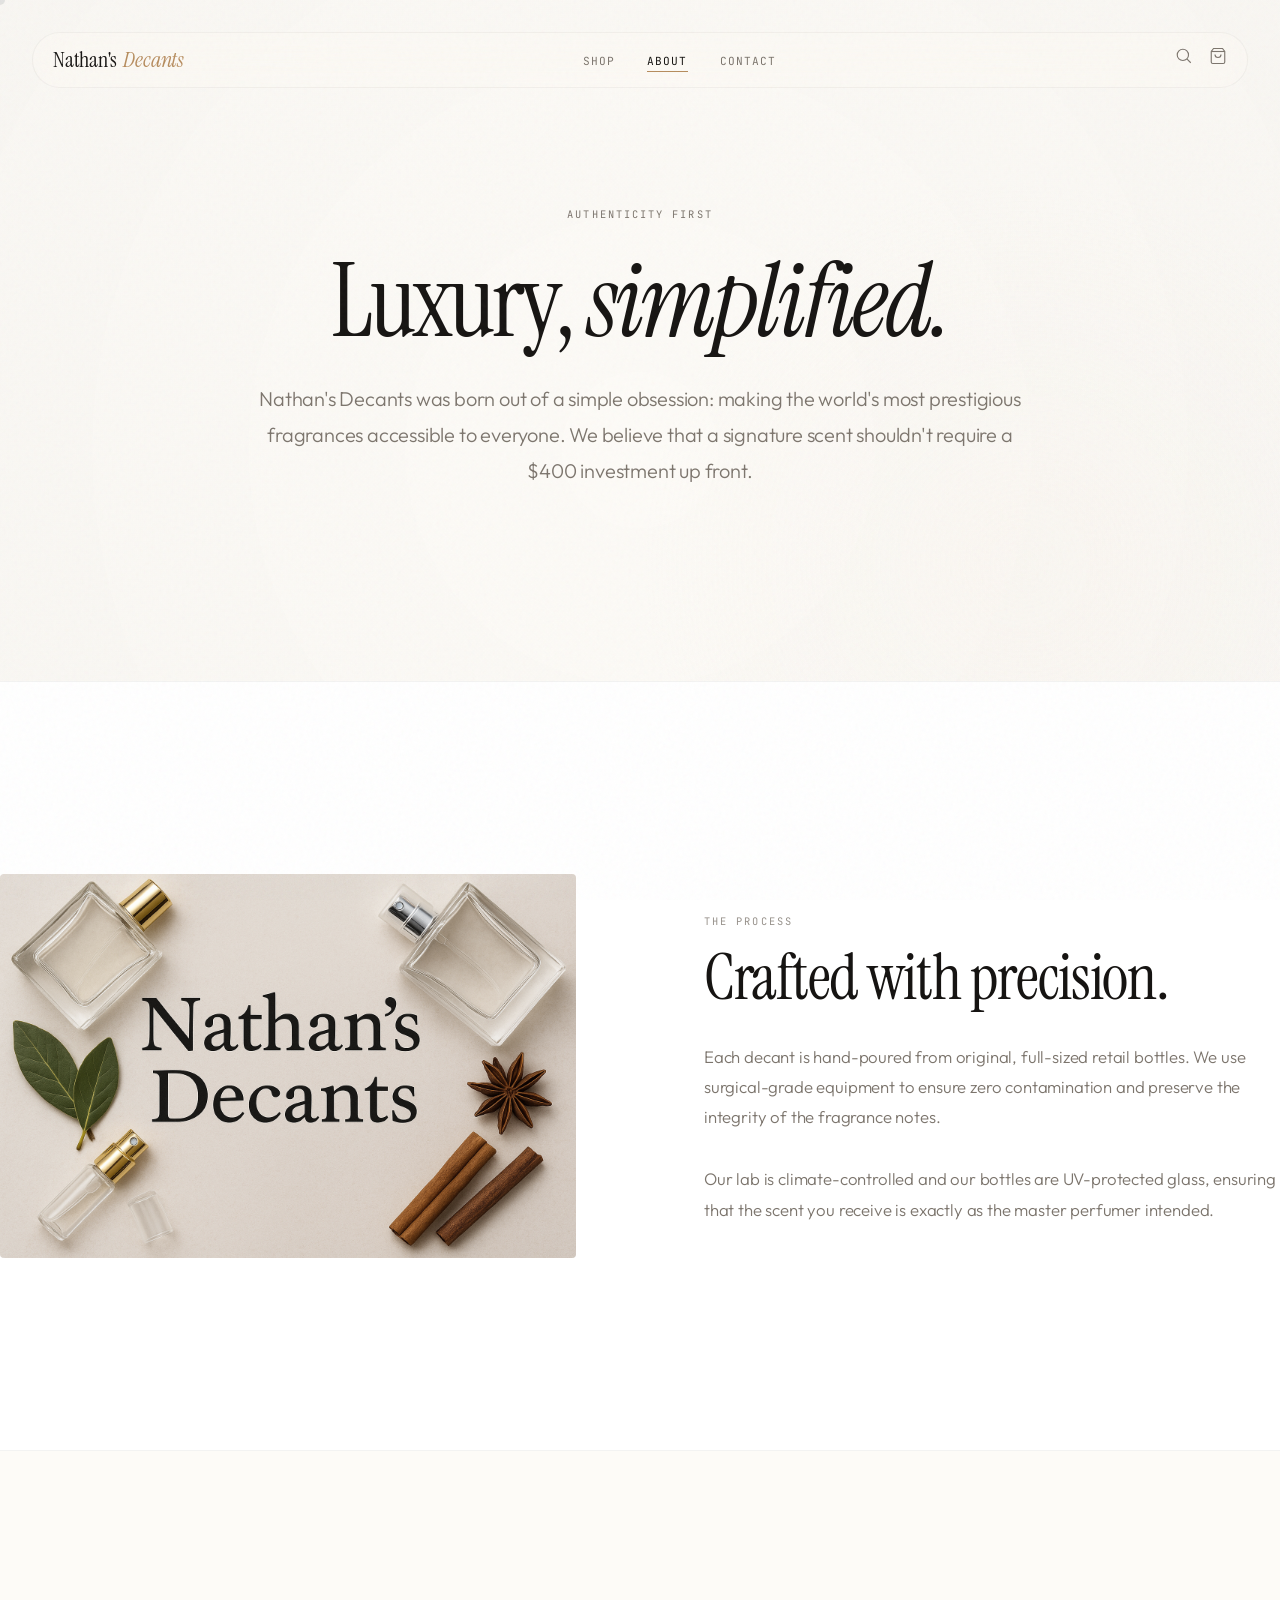
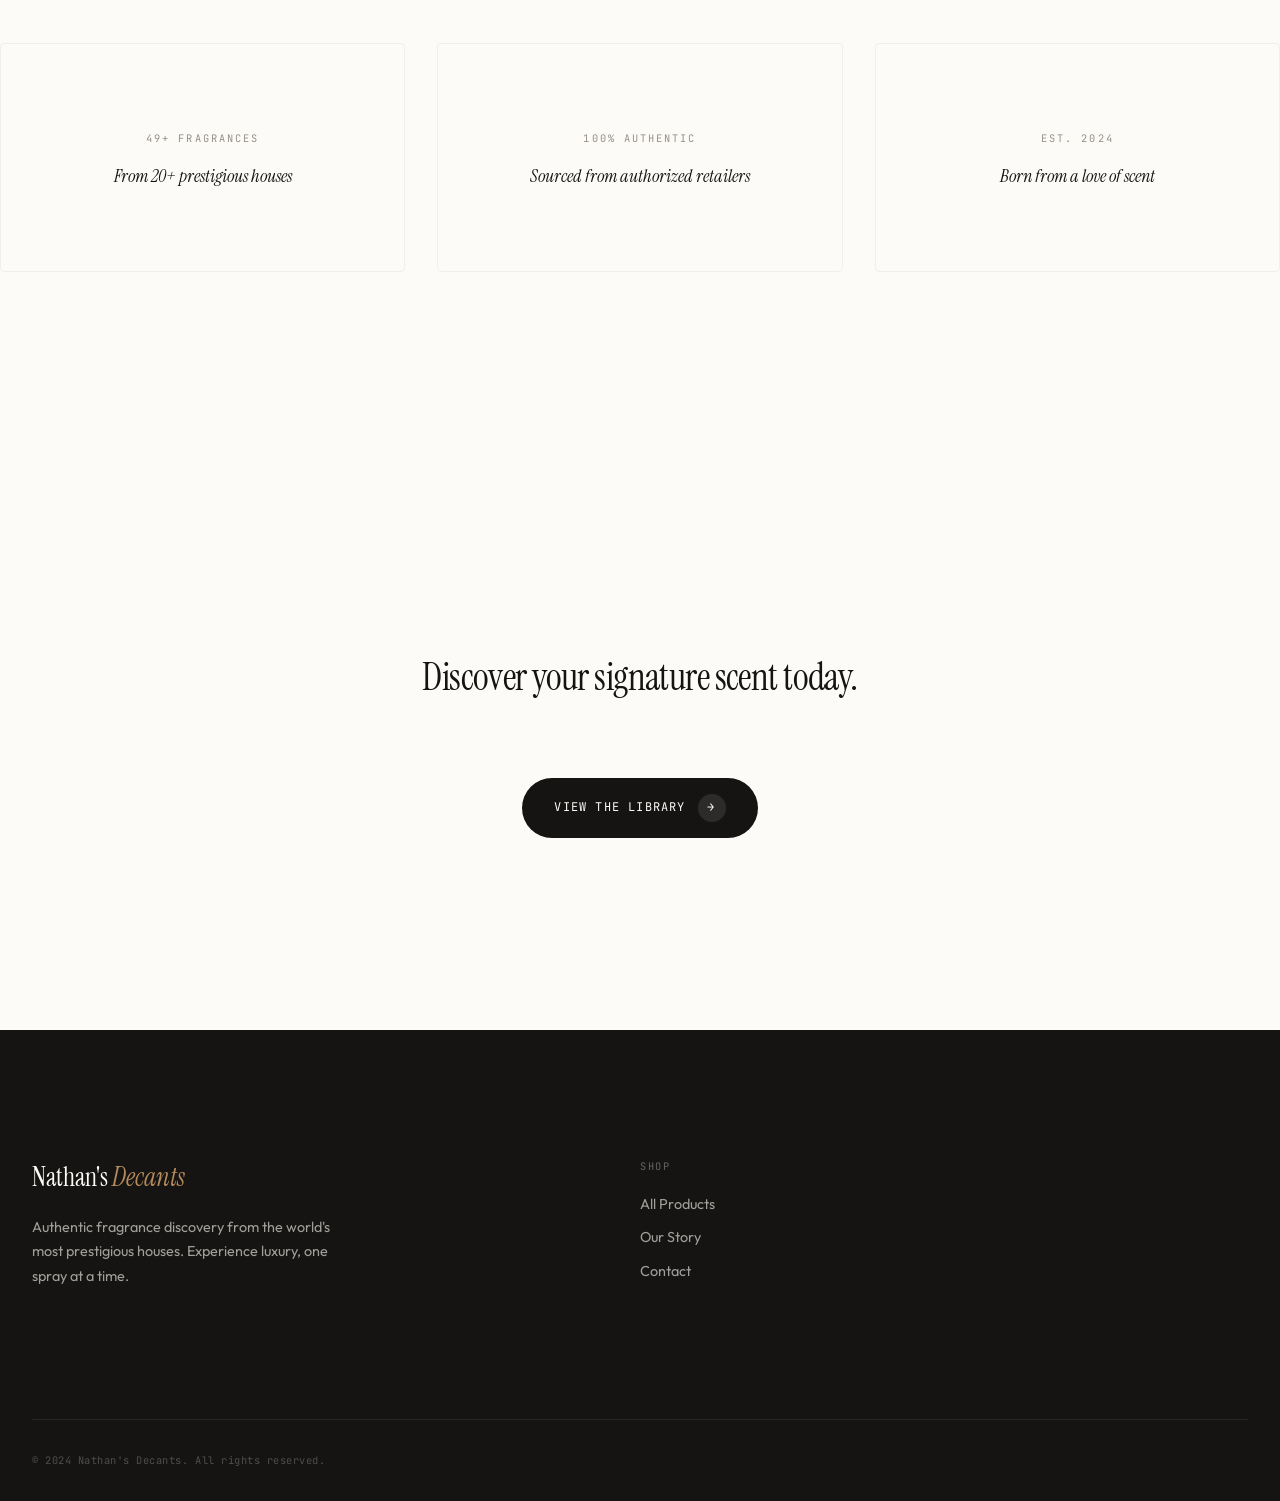
<file: about.html>
<!DOCTYPE html>
<html lang="en">
<head>
    <meta charset="UTF-8">
    <meta name="viewport" content="width=device-width, initial-scale=1.0">
    <meta name="description" content="The story behind Nathan's Decants — authentic luxury fragrance discovery.">
    <title>Our Story — Nathan's Decants</title>
    <link rel="stylesheet" href="assets/theme.css">
</head>
<body>
    <div class="custom-cursor"></div>
    <div class="ambient-orb"></div>
    <a href="#main" class="skip-link">Skip to content</a>

    <header class="site-header">
        <div class="header-pill">
            <a href="index.html" class="logo">Nathan's <em>Decants</em></a>
            <nav class="main-nav">
                <ul>
                    <li><a href="collection.html" class="nav-link">Shop</a></li>
                    <li><a href="about.html" class="nav-link active">About</a></li>
                    <li><a href="contact.html" class="nav-link">Contact</a></li>
                </ul>
            </nav>
            <div class="header-icons">
                <a href="#" id="searchTrigger" aria-label="Search">
                    <svg width="18" height="18" viewBox="0 0 24 24" fill="none" stroke="currentColor" stroke-width="1.5"><circle cx="10.5" cy="10.5" r="7.5"/><path d="m21 21-5.2-5.2"/></svg>
                </a>
                <a href="cart.html" aria-label="Cart">
                    <svg width="18" height="18" viewBox="0 0 24 24" fill="none" stroke="currentColor" stroke-width="1.5"><path d="M6 2 3 6v14a2 2 0 0 0 2 2h14a2 2 0 0 0 2-2V6l-3-4Z"/><path d="M3 6h18"/><path d="M16 10a4 4 0 0 1-8 0"/></svg>
                    <span class="cart-count">0</span>
                </a>
                <button class="mobile-menu-toggle" aria-label="Menu">
                    <svg width="22" height="22" viewBox="0 0 24 24" fill="none" stroke="currentColor" stroke-width="1.5"><path d="M3 12h18M3 6h18M3 18h18"/></svg>
                </button>
            </div>
        </div>
    </header>

    <div class="mobile-menu-overlay" id="mobileMenu">
        <button class="mobile-menu-close" aria-label="Close menu">&times;</button>
        <a href="collection.html">Shop</a>
        <a href="about.html">About</a>
        <a href="contact.html">Contact</a>
    </div>

    <!-- SEARCH OVERLAY -->
    <div class="search-overlay" id="searchOverlay" role="dialog" aria-label="Search fragrances">
        <div class="search-box">
            <div class="search-input-row">
                <svg width="18" height="18" viewBox="0 0 24 24" fill="none" stroke="currentColor" stroke-width="1.5"><circle cx="10.5" cy="10.5" r="7.5"/><path d="m21 21-5.2-5.2"/></svg>
                <input type="search" id="searchInput" placeholder="Search fragrances, houses..." autocomplete="off">
                <button id="searchClose" aria-label="Close search">&times;</button>
            </div>
            <div id="searchResults" class="search-results"></div>
        </div>
    </div>

    <main id="main">
        <section class="container" style="padding-top: 200px; padding-bottom: var(--space-2xl);">
            <div style="max-width: 800px; margin: 0 auto; text-align: center;">
                <span class="eyebrow reveal" style="margin-bottom: 2rem;">Authenticity First</span>
                <h1 class="display-xl reveal" style="margin-bottom: var(--space-md);">Luxury, <em>simplified.</em></h1>
                <p class="body-text reveal" style="margin: 0 auto; font-size: 1.25rem;">Nathan's Decants was born out of a simple obsession: making the world's most prestigious fragrances accessible to everyone. We believe that a signature scent shouldn't require a $400 investment up front.</p>
            </div>
        </section>

        <section style="background: var(--surface); border-top: 1px solid var(--border); border-bottom: 1px solid var(--border);" class="reveal">
            <div class="container section-gap-lg">
                <div style="display: grid; grid-template-columns: 1fr 1fr; gap: var(--space-xl); align-items: center;">
                    <div>
                        <img src="assets/hero.png" alt="Nathan's decanting process" style="border-radius: var(--radius-md); filter: grayscale(0.2);">
                    </div>
                    <div>
                        <span class="eyebrow" style="margin-bottom: var(--space-sm);">The Process</span>
                        <h2 class="display-lg" style="margin-bottom: var(--space-md);">Crafted with precision.</h2>
                        <p class="body-text" style="margin-bottom: var(--space-md);">Each decant is hand-poured from original, full-sized retail bottles. We use surgical-grade equipment to ensure zero contamination and preserve the integrity of the fragrance notes.</p>
                        <p class="body-text">Our lab is climate-controlled and our bottles are UV-protected glass, ensuring that the scent you receive is exactly as the master perfumer intended.</p>
                    </div>
                </div>
            </div>
        </section>

        <section class="container section-gap-lg reveal">
            <div style="display: grid; grid-template-columns: repeat(3, 1fr); gap: var(--space-md); text-align: center;">
                <div style="padding: var(--space-lg) var(--space-md); border: 1px solid var(--border); border-radius: var(--radius-md);">
                    <span class="eyebrow" style="margin-bottom: var(--space-sm);">49+ Fragrances</span>
                    <p style="font-family: var(--font-display); font-style: italic; font-size: 1.1rem;">From 20+ prestigious houses</p>
                </div>
                <div style="padding: var(--space-lg) var(--space-md); border: 1px solid var(--border); border-radius: var(--radius-md);">
                    <span class="eyebrow" style="margin-bottom: var(--space-sm);">100% Authentic</span>
                    <p style="font-family: var(--font-display); font-style: italic; font-size: 1.1rem;">Sourced from authorized retailers</p>
                </div>
                <div style="padding: var(--space-lg) var(--space-md); border: 1px solid var(--border); border-radius: var(--radius-md);">
                    <span class="eyebrow" style="margin-bottom: var(--space-sm);">Est. 2024</span>
                    <p style="font-family: var(--font-display); font-style: italic; font-size: 1.1rem;">Born from a love of scent</p>
                </div>
            </div>
        </section>

        <section class="container section-gap-lg reveal" style="text-align: center;">
            <h2 class="display-md" style="margin-bottom: var(--space-lg);">Discover your signature scent today.</h2>
            <a href="collection.html" class="btn btn--primary">View the Library <span class="btn-arrow">→</span></a>
        </section>
    </main>

    <footer class="site-footer">
        <div class="container">
            <div class="footer-grid">
                <div class="footer-brand">
                    <h3>Nathan's <em style="font-style:italic; color: var(--accent);">Decants</em></h3>
                    <p>Authentic fragrance discovery from the world's most prestigious houses. Experience luxury, one spray at a time.</p>
                </div>
                <div class="footer-col">
                    <h4>Shop</h4>
                    <ul>
                        <li><a href="collection.html">All Products</a></li>
                        <li><a href="about.html">Our Story</a></li>
                        <li><a href="contact.html">Contact</a></li>
                    </ul>
                </div>
            </div>
            <div class="footer-bottom">
                <p>&copy; 2024 Nathan's Decants. All rights reserved.</p>
            </div>
        </div>
    </footer>

    <script src="assets/cart.js"></script>
    <script src="assets/theme.js"></script>
</body>
</html>
</file>
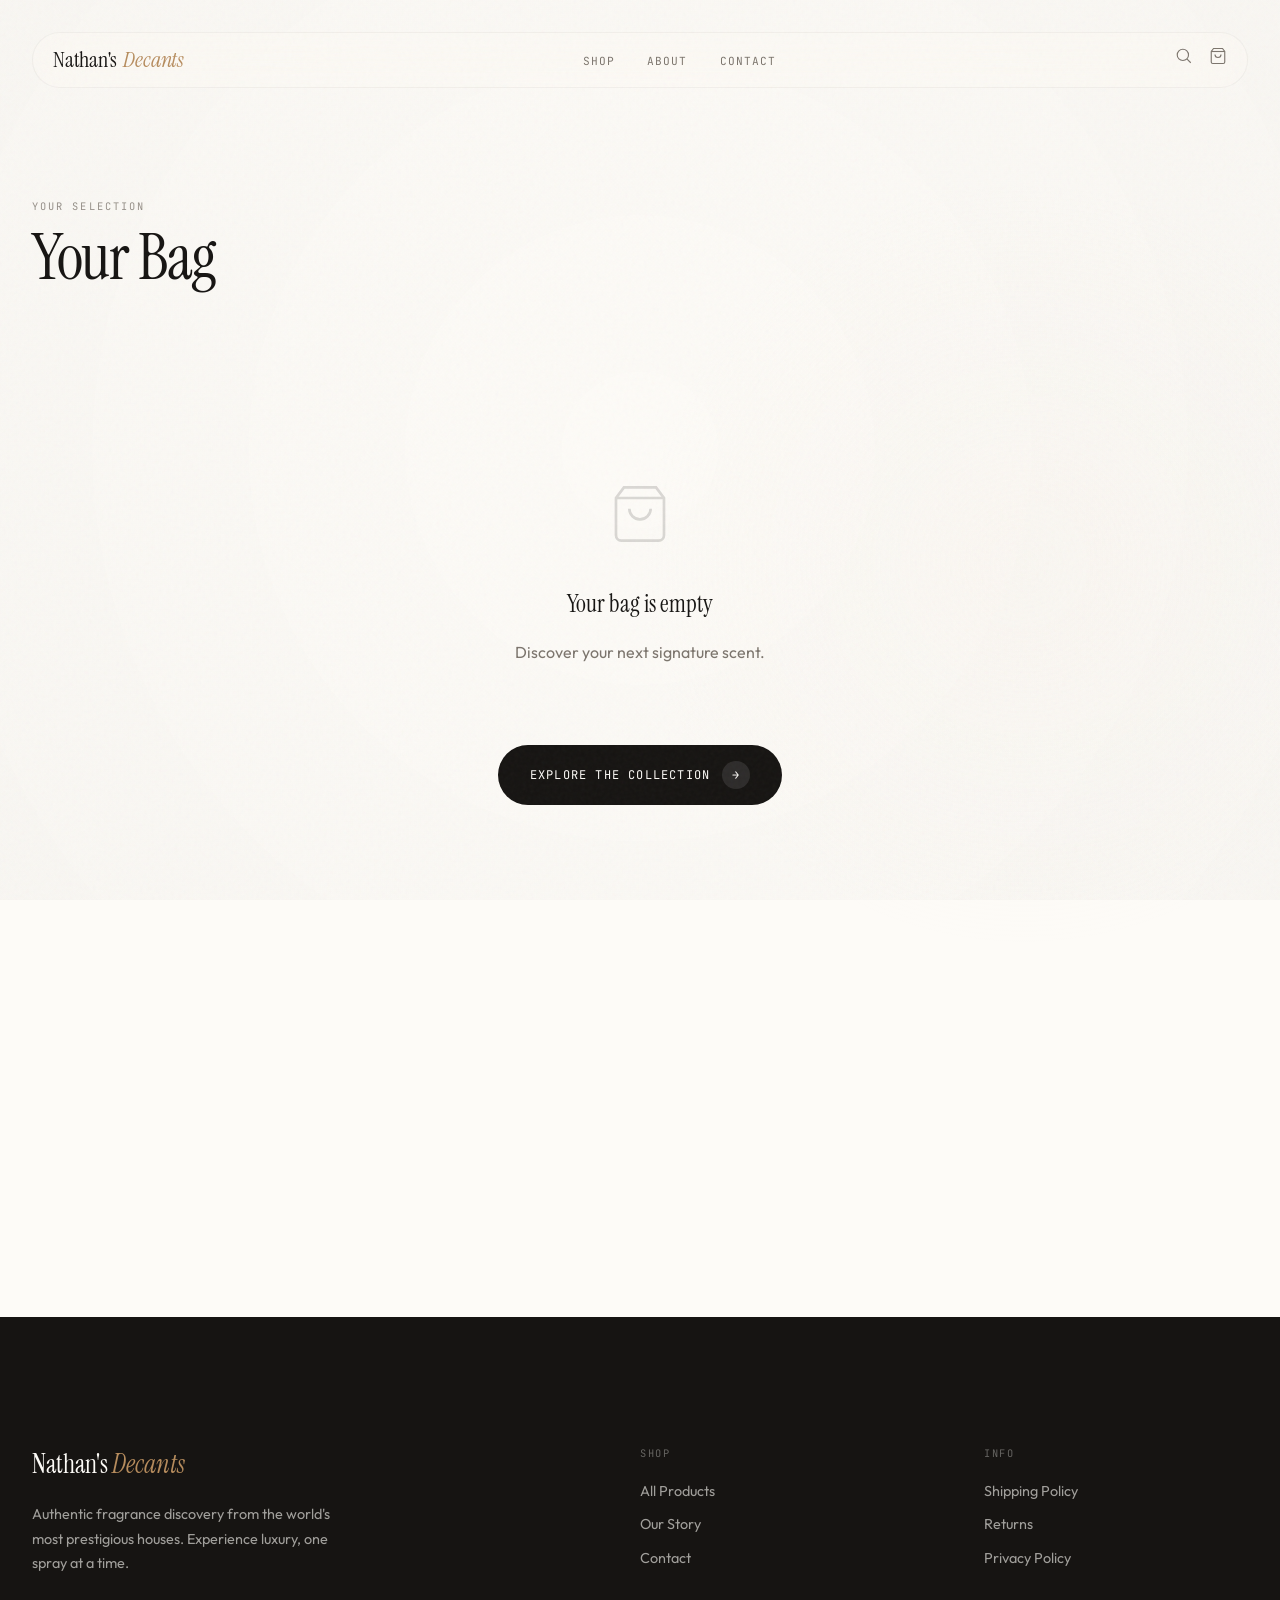
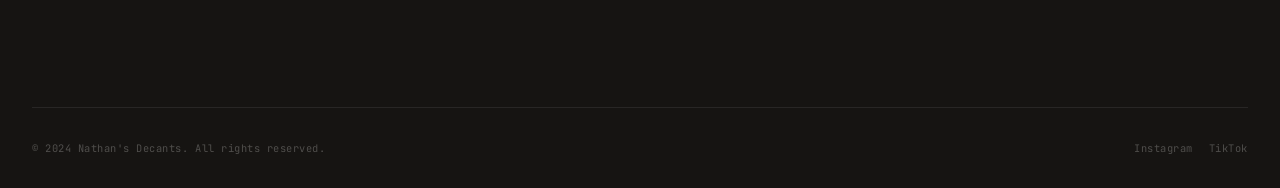
<file: cart.html>
<!DOCTYPE html>
<html lang="en">
<head>
    <meta charset="UTF-8">
    <meta name="viewport" content="width=device-width, initial-scale=1.0">
    <title>Your Bag — Nathan's Decants</title>
    <link rel="stylesheet" href="assets/theme.css">
    <style>
        .cart-page {
            padding-top: var(--space-2xl);
            padding-bottom: var(--space-2xl);
            min-height: 80vh;
        }
        .cart-layout {
            display: grid;
            grid-template-columns: 1fr 360px;
            gap: var(--space-xl);
            align-items: start;
            margin-top: var(--space-xl);
        }
        /* Line items */
        .cart-items {
            display: flex;
            flex-direction: column;
            gap: 0;
        }
        .cart-item {
            display: grid;
            grid-template-columns: 80px 1fr auto;
            gap: var(--space-md);
            align-items: center;
            padding: var(--space-md) 0;
            border-bottom: 1px solid var(--border);
        }
        .cart-item:first-child {
            border-top: 1px solid var(--border);
        }
        .cart-item-img {
            width: 80px;
            height: 100px;
            background: #fbf9f6;
            border-radius: var(--radius-sm);
            display: flex;
            align-items: center;
            justify-content: center;
            overflow: hidden;
            padding: 0.5rem;
        }
        .cart-item-img img {
            max-width: 100%;
            max-height: 100%;
            object-fit: contain;
        }
        .cart-item-details {
            display: flex;
            flex-direction: column;
            gap: 0.25rem;
        }
        .cart-item-vendor {
            font-family: var(--font-mono);
            font-size: 0.6rem;
            text-transform: uppercase;
            letter-spacing: 0.12em;
            color: var(--accent);
        }
        .cart-item-title {
            font-family: var(--font-body);
            font-size: 0.95rem;
            font-weight: 500;
            color: var(--ink);
        }
        .cart-item-variant {
            font-family: var(--font-mono);
            font-size: 0.7rem;
            color: var(--ink-secondary);
        }
        .cart-item-controls {
            display: flex;
            align-items: center;
            gap: 0.5rem;
            margin-top: 0.75rem;
        }
        .qty-btn {
            width: 28px;
            height: 28px;
            border: 1px solid var(--border);
            background: transparent;
            border-radius: 50%;
            cursor: pointer;
            display: flex;
            align-items: center;
            justify-content: center;
            font-size: 1rem;
            color: var(--ink);
            line-height: 1;
            transition: all 0.2s var(--ease-out);
        }
        .qty-btn:hover {
            border-color: var(--ink);
            background: var(--ink);
            color: var(--canvas);
        }
        .qty-display {
            font-family: var(--font-mono);
            font-size: 0.8rem;
            min-width: 20px;
            text-align: center;
        }
        .remove-btn {
            background: none;
            border: none;
            font-family: var(--font-mono);
            font-size: 0.65rem;
            text-transform: uppercase;
            letter-spacing: 0.08em;
            color: var(--ink-tertiary);
            cursor: pointer;
            padding: 0;
            margin-left: 0.5rem;
            transition: color 0.2s var(--ease-out);
        }
        .remove-btn:hover { color: var(--ink); }
        .cart-item-price {
            text-align: right;
        }
        .cart-item-price-value {
            font-family: var(--font-mono);
            font-size: 0.9rem;
            color: var(--ink);
            display: block;
        }
        /* Summary sidebar */
        .cart-summary {
            position: sticky;
            top: calc(var(--space-xl) + 40px);
            background: var(--surface);
            border: 1px solid var(--border);
            border-radius: var(--radius-md);
            padding: var(--space-md);
        }
        .cart-summary h3 {
            font-family: var(--font-mono);
            font-size: 0.65rem;
            text-transform: uppercase;
            letter-spacing: 0.15em;
            color: var(--ink-secondary);
            margin-bottom: var(--space-md);
            padding-bottom: var(--space-sm);
            border-bottom: 1px solid var(--border);
        }
        .summary-row {
            display: flex;
            justify-content: space-between;
            align-items: center;
            padding: 0.4rem 0;
            font-size: 0.9rem;
        }
        .summary-row.total {
            border-top: 1px solid var(--border);
            margin-top: var(--space-sm);
            padding-top: var(--space-sm);
            font-weight: 600;
            font-size: 1rem;
        }
        .summary-row .label { color: var(--ink-secondary); }
        .summary-note {
            font-family: var(--font-mono);
            font-size: 0.65rem;
            color: var(--ink-tertiary);
            text-align: center;
            margin-top: var(--space-sm);
        }
        /* Empty state */
        .cart-empty {
            text-align: center;
            padding: var(--space-2xl) 0;
        }
        .cart-empty svg {
            opacity: 0.15;
            margin: 0 auto var(--space-md);
        }
        .cart-empty h2 {
            font-size: 1.5rem;
            margin-bottom: var(--space-sm);
        }
        .cart-empty p {
            color: var(--ink-secondary);
            margin-bottom: var(--space-lg);
        }
        @media (max-width: 768px) {
            .cart-layout {
                grid-template-columns: 1fr;
            }
            .cart-summary {
                position: static;
            }
            .cart-page { padding-top: 120px; }
        }
    </style>
</head>
<body>
    <div class="ambient-orb"></div>
    <a href="#main" class="skip-link">Skip to content</a>

    <header class="site-header">
        <div class="header-pill">
            <a href="index.html" class="logo">Nathan's <em>Decants</em></a>
            <nav class="main-nav">
                <ul>
                    <li><a href="collection.html" class="nav-link">Shop</a></li>
                    <li><a href="about.html" class="nav-link">About</a></li>
                    <li><a href="contact.html" class="nav-link">Contact</a></li>
                </ul>
            </nav>
            <div class="header-icons">
                <a href="#" id="searchTrigger" aria-label="Search">
                    <svg width="18" height="18" viewBox="0 0 24 24" fill="none" stroke="currentColor" stroke-width="1.5"><circle cx="10.5" cy="10.5" r="7.5"/><path d="m21 21-5.2-5.2"/></svg>
                </a>
                <a href="cart.html" aria-label="Cart" class="nav-link--active">
                    <svg width="18" height="18" viewBox="0 0 24 24" fill="none" stroke="currentColor" stroke-width="1.5"><path d="M6 2 3 6v14a2 2 0 0 0 2 2h14a2 2 0 0 0 2-2V6l-3-4Z"/><path d="M3 6h18"/><path d="M16 10a4 4 0 0 1-8 0"/></svg>
                    <span class="cart-count">0</span>
                </a>
                <button class="mobile-menu-toggle" aria-label="Menu">
                    <svg width="22" height="22" viewBox="0 0 24 24" fill="none" stroke="currentColor" stroke-width="1.5"><path d="M3 12h18M3 6h18M3 18h18"/></svg>
                </button>
            </div>
        </div>
    </header>

    <div class="mobile-menu-overlay" id="mobileMenu">
        <button class="mobile-menu-close" aria-label="Close menu">&times;</button>
        <a href="collection.html">Shop</a>
        <a href="about.html">About</a>
        <a href="contact.html">Contact</a>
    </div>

    <!-- Search overlay -->
    <div class="search-overlay" id="searchOverlay" role="dialog" aria-label="Search fragrances">
        <div class="search-box">
            <div class="search-input-row">
                <svg width="18" height="18" viewBox="0 0 24 24" fill="none" stroke="currentColor" stroke-width="1.5"><circle cx="10.5" cy="10.5" r="7.5"/><path d="m21 21-5.2-5.2"/></svg>
                <input type="search" id="searchInput" placeholder="Search fragrances, houses..." autocomplete="off">
                <button id="searchClose" aria-label="Close search">&times;</button>
            </div>
            <div id="searchResults" class="search-results"></div>
        </div>
    </div>

    <main id="main" class="container cart-page">
        <div class="reveal">
            <span class="eyebrow">Your Selection</span>
            <h1 class="display-lg" style="margin-top: 0.5rem;">Your Bag</h1>
        </div>

        <div id="cartContent"></div>
    </main>

    <footer class="site-footer" style="margin-top: var(--space-xl);">
        <div class="container">
            <div class="footer-grid">
                <div class="footer-brand">
                    <h3>Nathan's <em style="font-style:italic; color: var(--accent);">Decants</em></h3>
                    <p>Authentic fragrance discovery from the world's most prestigious houses. Experience luxury, one spray at a time.</p>
                </div>
                <div class="footer-col">
                    <h4>Shop</h4>
                    <ul>
                        <li><a href="collection.html">All Products</a></li>
                        <li><a href="about.html">Our Story</a></li>
                        <li><a href="contact.html">Contact</a></li>
                    </ul>
                </div>
                <div class="footer-col">
                    <h4>Info</h4>
                    <ul>
                        <li><a href="#">Shipping Policy</a></li>
                        <li><a href="#">Returns</a></li>
                        <li><a href="#">Privacy Policy</a></li>
                    </ul>
                </div>
            </div>
            <div class="footer-bottom">
                <p>&copy; 2024 Nathan's Decants. All rights reserved.</p>
                <div class="footer-socials">
                    <a href="#">Instagram</a>
                    <a href="#">TikTok</a>
                </div>
            </div>
        </div>
    </footer>

    <script src="assets/cart.js"></script>
    <script>
    document.addEventListener('DOMContentLoaded', () => {
        renderCart();

        window.addEventListener('nd:cart-updated', renderCart);

        document.getElementById('searchClose')?.addEventListener('click', () => {
            document.getElementById('searchOverlay').classList.remove('active');
        });
    });

    function renderCart() {
        const items = Cart.get();
        const container = document.getElementById('cartContent');

        if (!items.length) {
            container.innerHTML = `
                <div class="cart-empty reveal">
                    <svg width="64" height="64" viewBox="0 0 24 24" fill="none" stroke="currentColor" stroke-width="1"><path d="M6 2 3 6v14a2 2 0 0 0 2 2h14a2 2 0 0 0 2-2V6l-3-4Z"/><path d="M3 6h18"/><path d="M16 10a4 4 0 0 1-8 0"/></svg>
                    <h2>Your bag is empty</h2>
                    <p>Discover your next signature scent.</p>
                    <a href="collection.html" class="btn btn--primary">
                        Explore the Collection <span class="btn-arrow">→</span>
                    </a>
                </div>
            `;
            setTimeout(() => document.querySelectorAll('.reveal').forEach(el => el.classList.add('visible')), 50);
            return;
        }

        const subtotal = Cart.total();
        const shipping = subtotal >= 50 ? 0 : 5.99;
        const orderTotal = subtotal + shipping;

        container.innerHTML = `
            <div class="cart-layout">
                <div class="cart-items" id="cartItemsList"></div>
                <div class="cart-summary reveal">
                    <h3>Order Summary</h3>
                    <div class="summary-row">
                        <span class="label">Subtotal</span>
                        <span>$${subtotal.toFixed(2)}</span>
                    </div>
                    <div class="summary-row">
                        <span class="label">Shipping</span>
                        <span>${shipping === 0 ? 'Free' : '$' + shipping.toFixed(2)}</span>
                    </div>
                    <div class="summary-row total">
                        <span>Total</span>
                        <span>$${orderTotal.toFixed(2)}</span>
                    </div>
                    ${shipping > 0 ? `<p class="summary-note">Add $${(50 - subtotal).toFixed(2)} more for free shipping</p>` : `<p class="summary-note">You qualify for free shipping</p>`}
                    <button class="btn btn--primary" style="width:100%; justify-content:center; margin-top: var(--space-md); padding: 1.25rem;" onclick="alert('Checkout coming soon! This is a mock site.')">
                        Checkout — $${orderTotal.toFixed(2)} <span class="btn-arrow">→</span>
                    </button>
                    <a href="collection.html" class="btn btn--ghost" style="display:flex; justify-content:center; margin-top: var(--space-sm);">Continue Shopping</a>
                </div>
            </div>
        `;

        const list = document.getElementById('cartItemsList');
        items.forEach(item => {
            const row = document.createElement('div');
            row.className = 'cart-item';
            row.innerHTML = `
                <div class="cart-item-img">
                    <img src="${item.image}" alt="${item.title}" onerror="this.style.display='none'">
                </div>
                <div class="cart-item-details">
                    <span class="cart-item-vendor">${item.vendor}</span>
                    <span class="cart-item-title">${item.title}</span>
                    <span class="cart-item-variant">${item.variant}</span>
                    <div class="cart-item-controls">
                        <button class="qty-btn" onclick="Cart.updateQty('${item.key}', ${item.qty - 1})" aria-label="Decrease quantity">−</button>
                        <span class="qty-display">${item.qty}</span>
                        <button class="qty-btn" onclick="Cart.updateQty('${item.key}', ${item.qty + 1})" aria-label="Increase quantity">+</button>
                        <button class="remove-btn" onclick="Cart.remove('${item.key}')">Remove</button>
                    </div>
                </div>
                <div class="cart-item-price">
                    <span class="cart-item-price-value">$${(item.price * item.qty).toFixed(2)}</span>
                </div>
            `;
            list.appendChild(row);
        });

        setTimeout(() => document.querySelectorAll('.reveal').forEach(el => el.classList.add('visible')), 50);
    }
    </script>
</body>
</html>
</file>
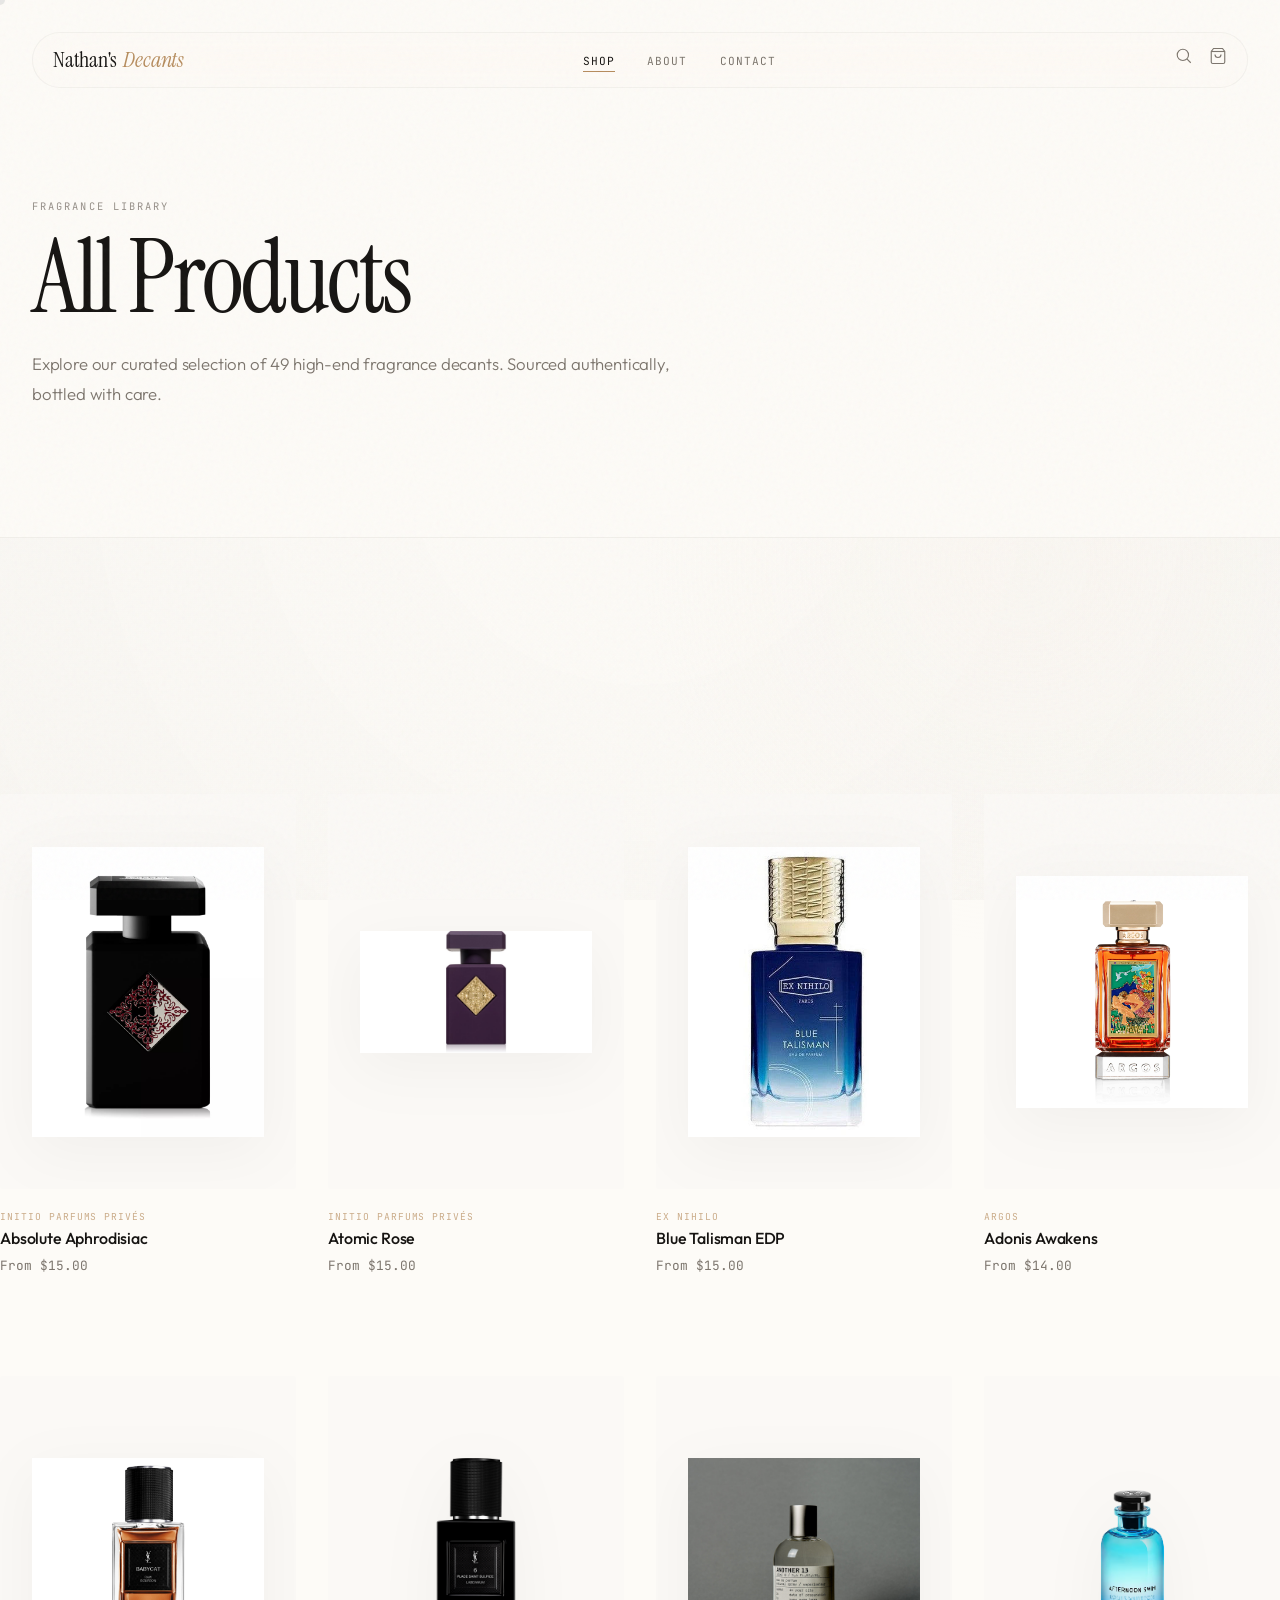
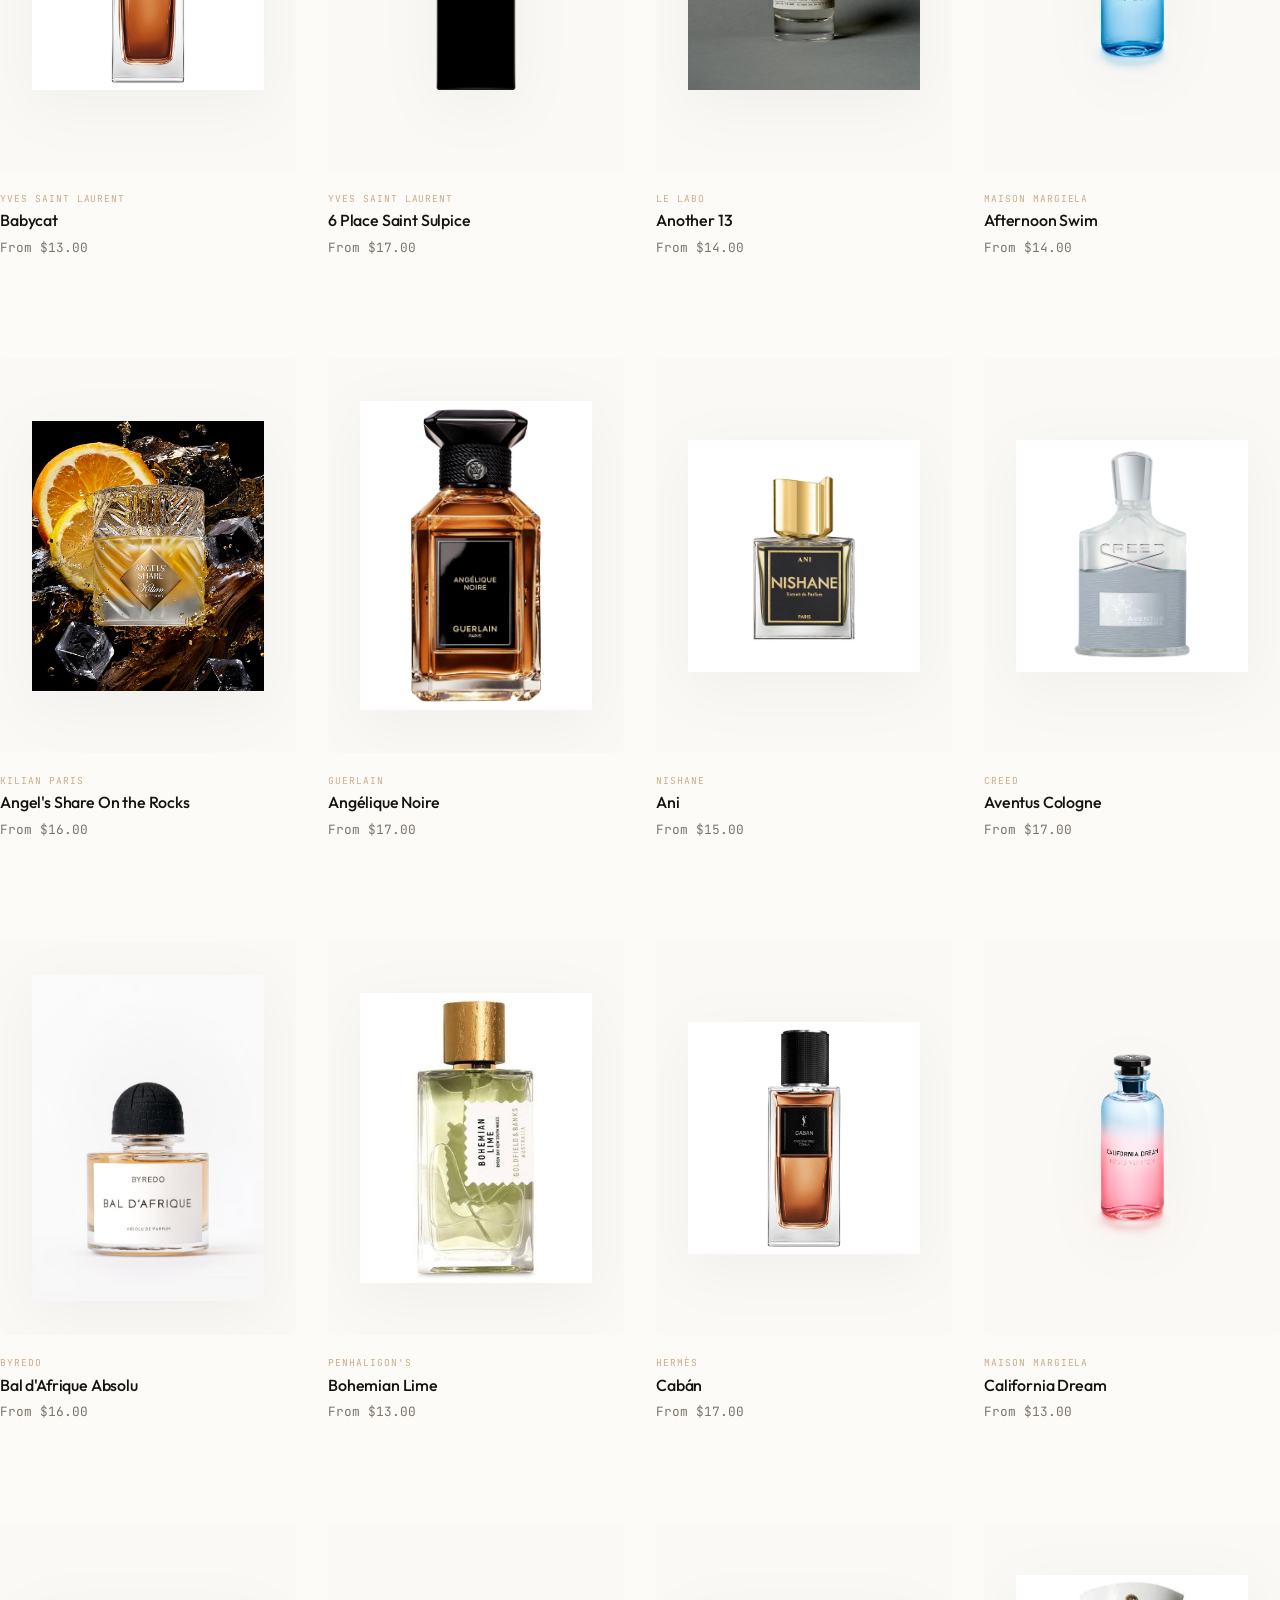
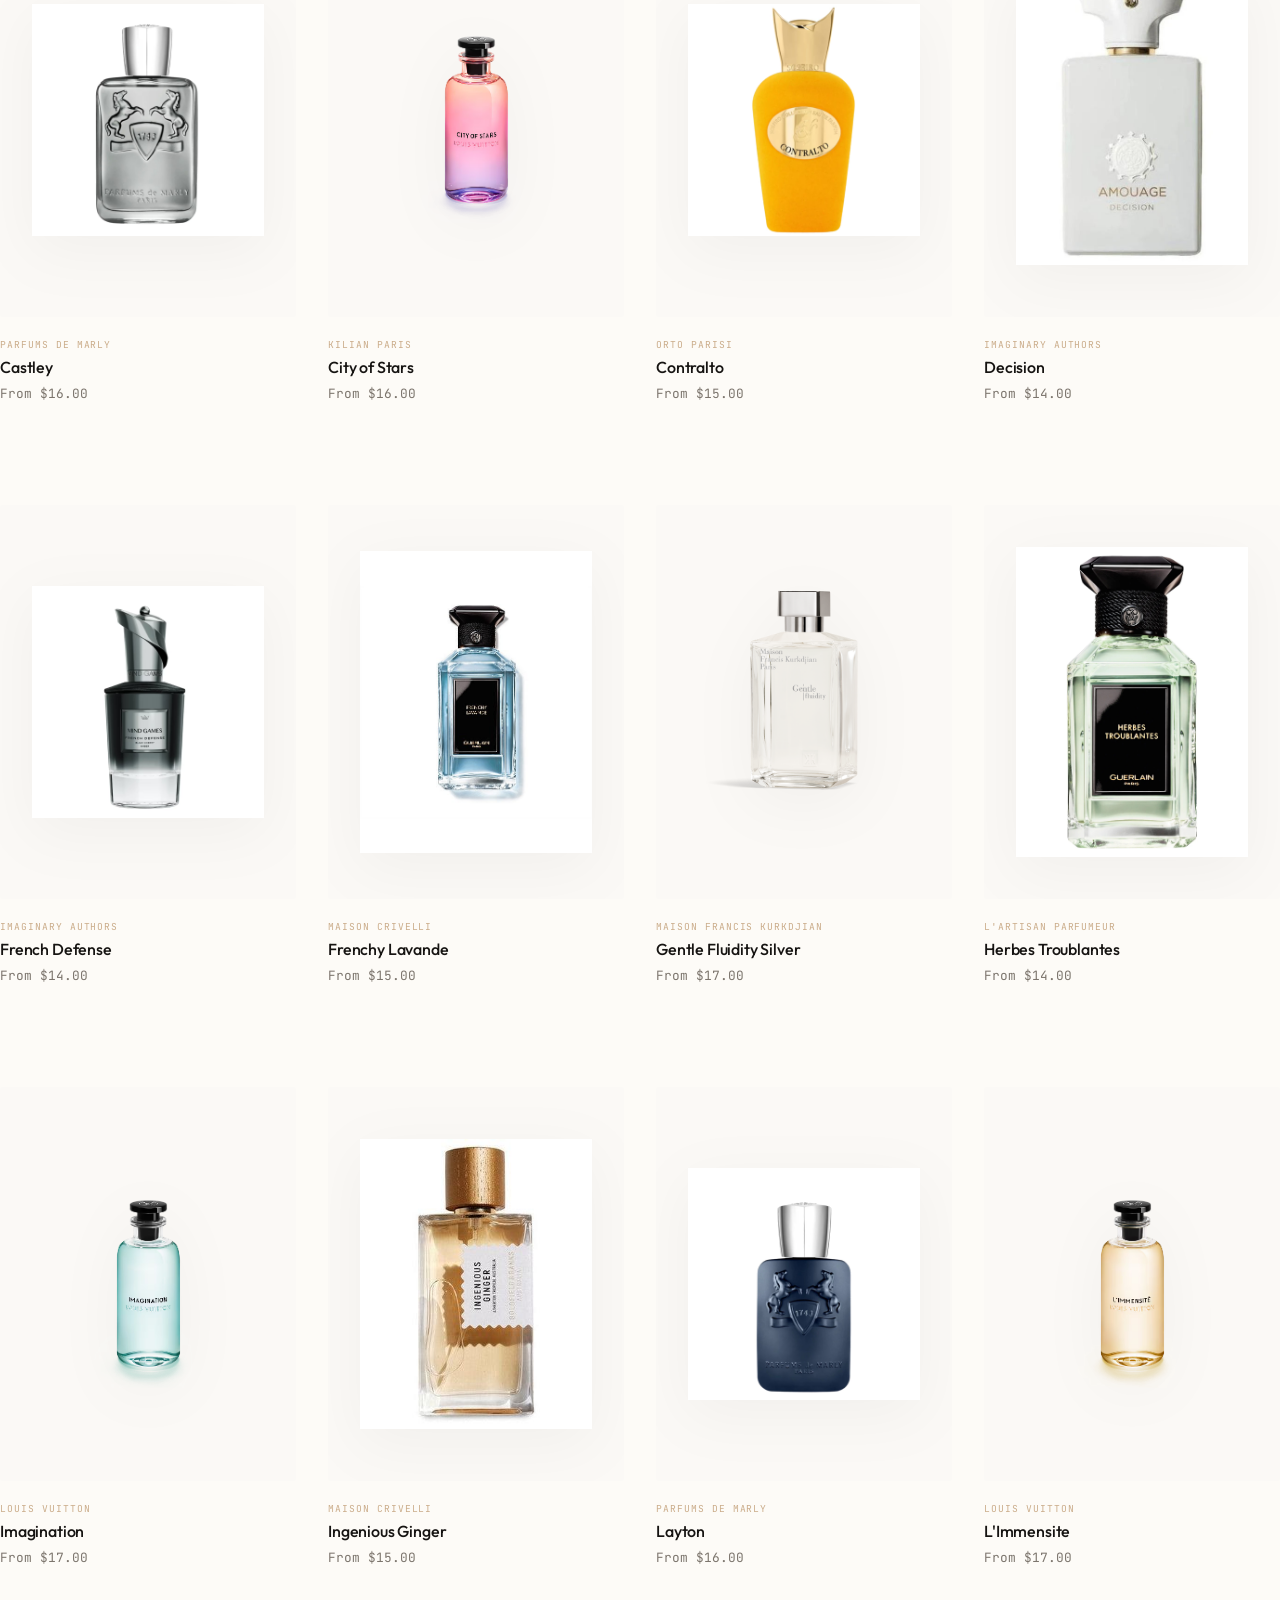
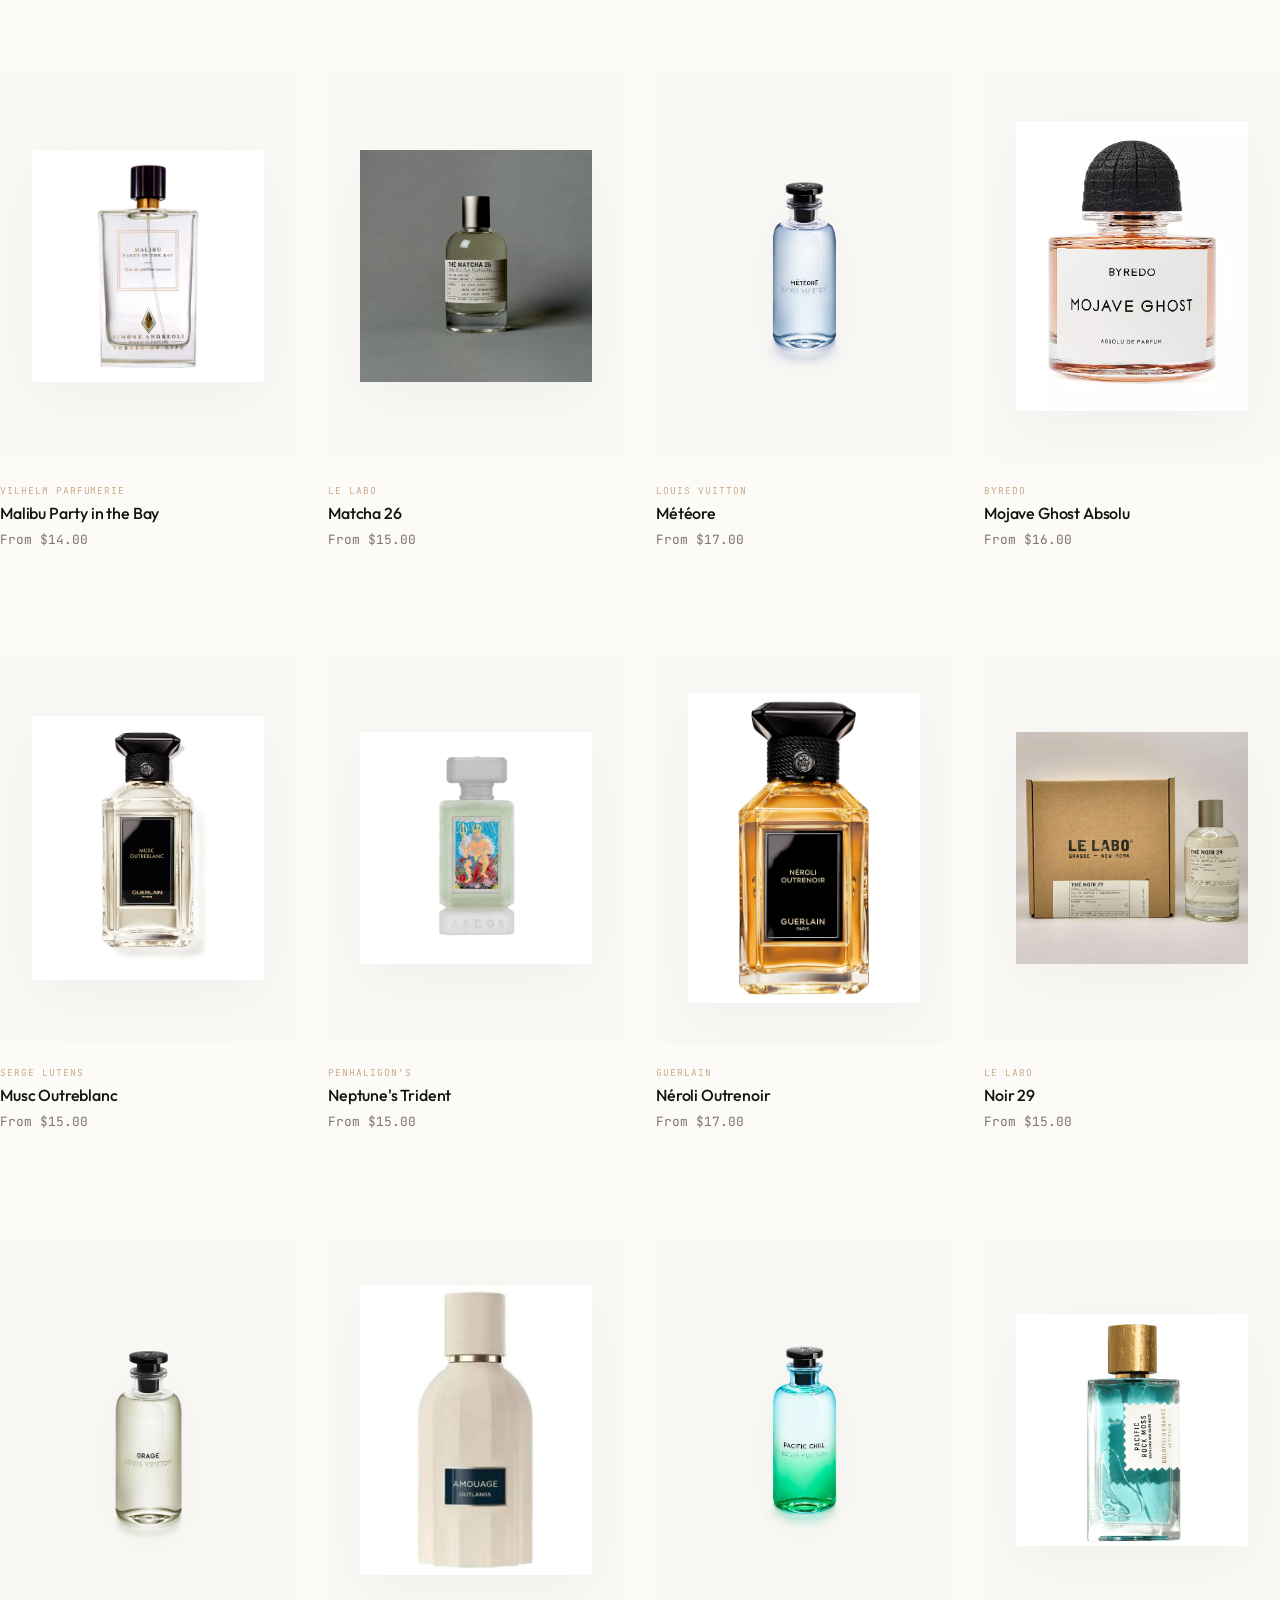
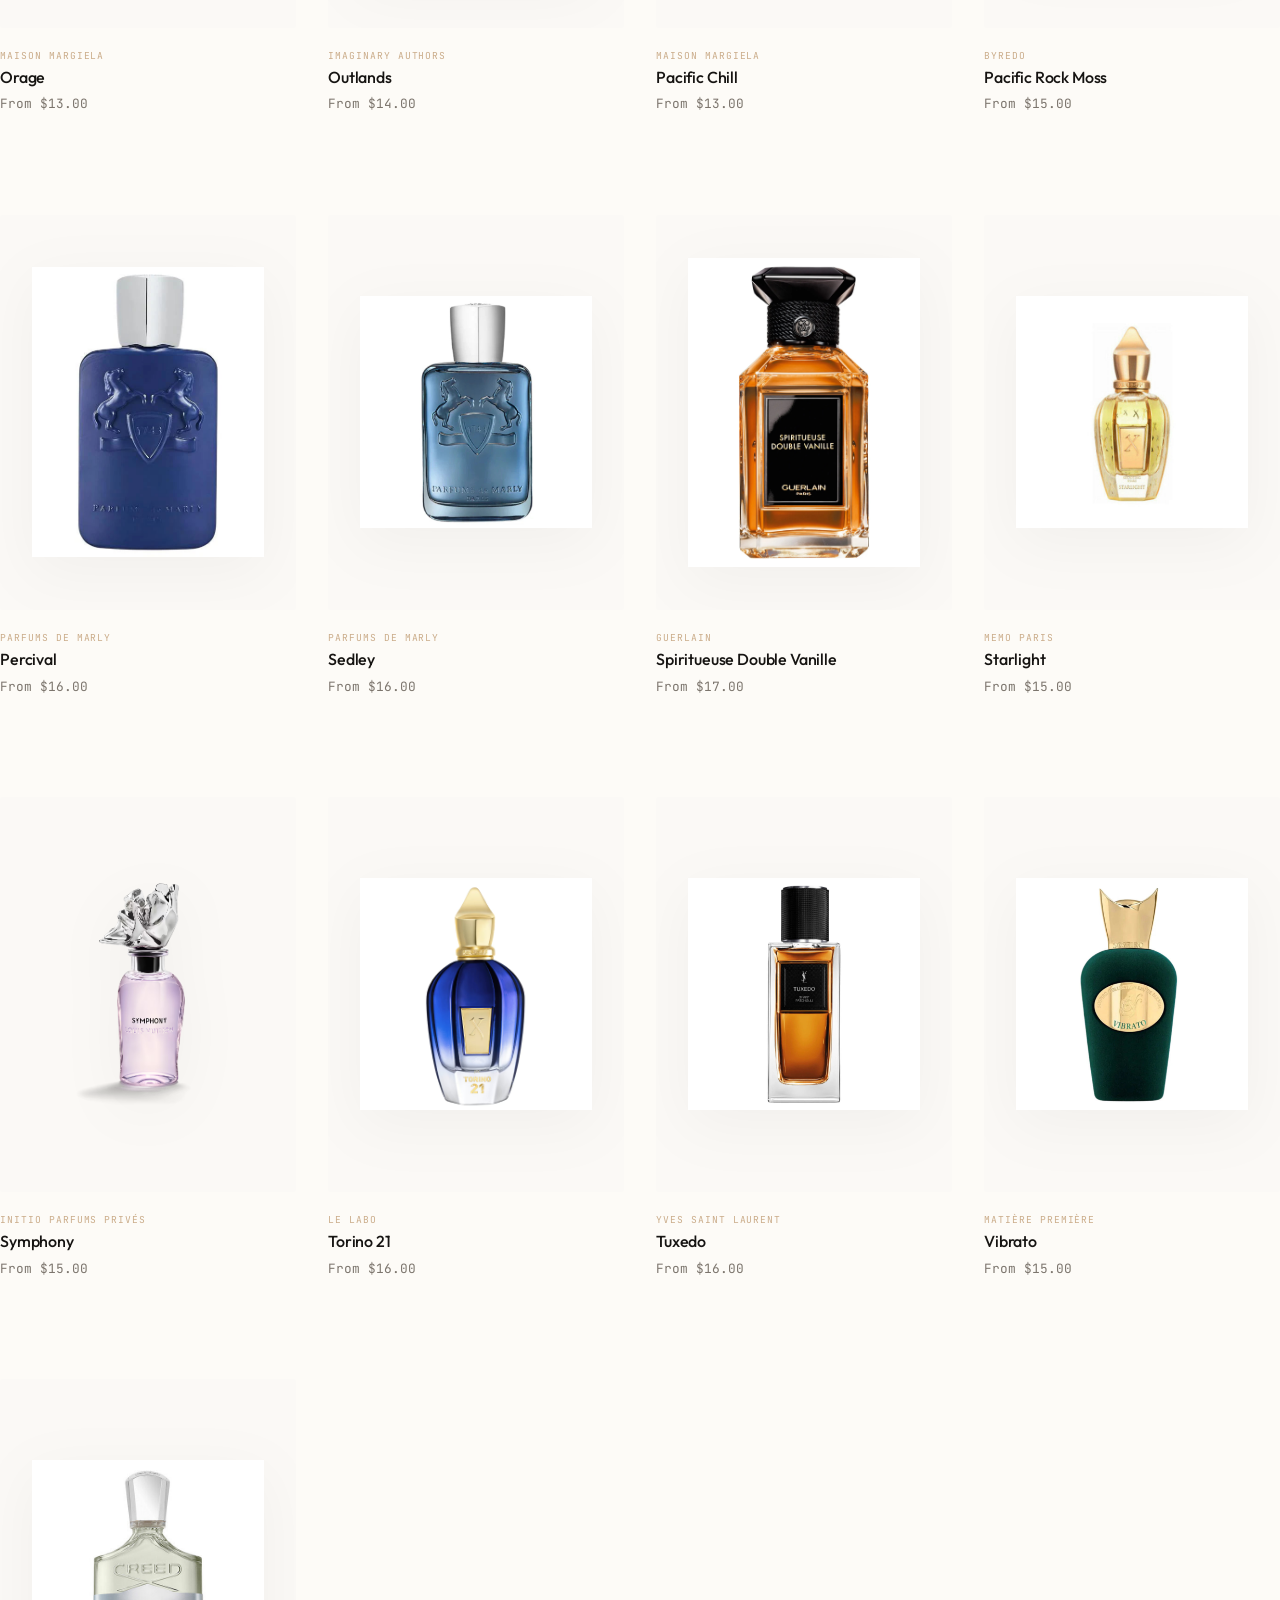
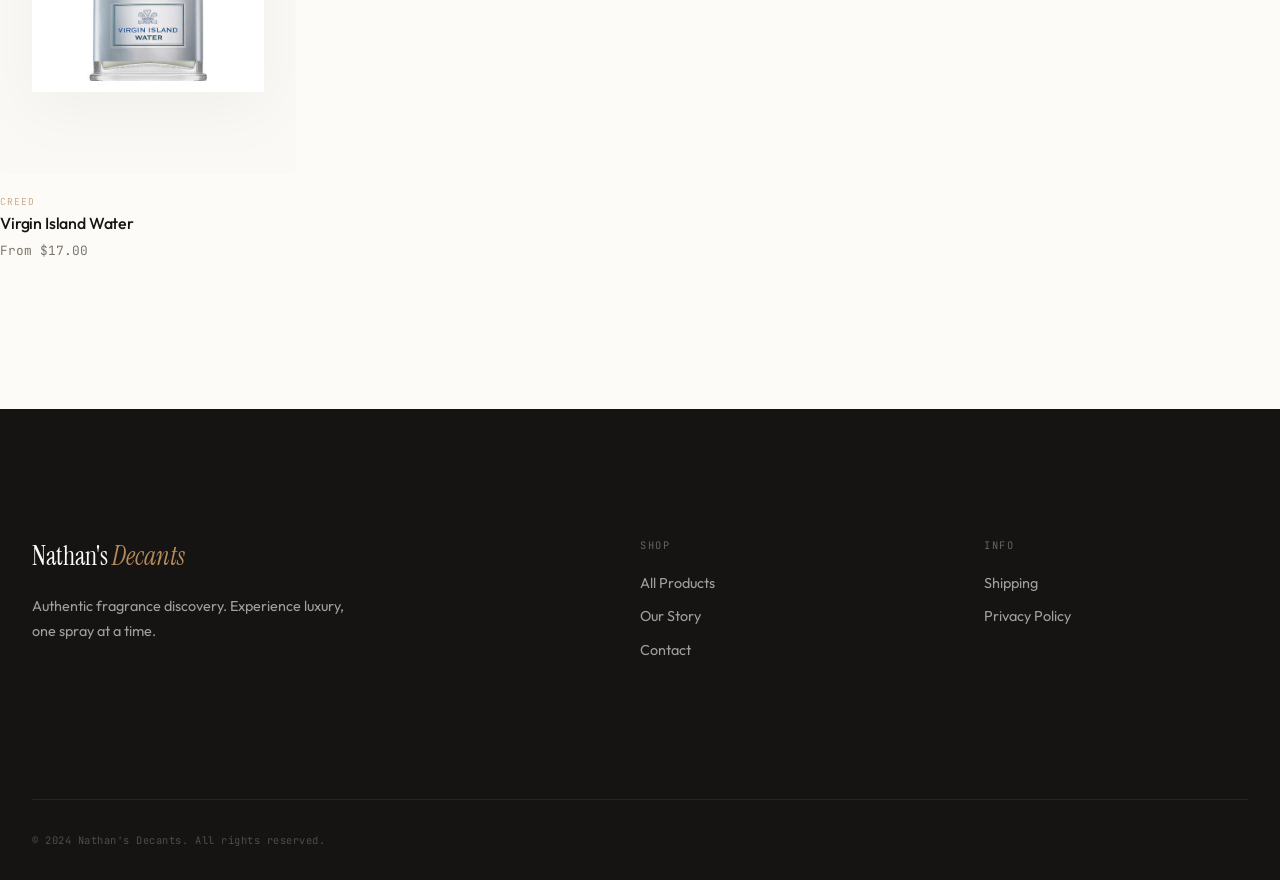
<file: collection.html>
<!DOCTYPE html>
<html lang="en">
<head>
    <meta charset="UTF-8">
    <meta name="viewport" content="width=device-width, initial-scale=1.0">
    <meta name="description" content="Shop all premium fragrance decants at Nathan's Decants.">
    <title>All Products — Nathan's Decants</title>
    <link rel="stylesheet" href="assets/theme.css">
    <style>
        .collection-hero {
            padding: var(--space-2xl) 0 var(--space-xl);
            background: var(--canvas);
            border-bottom: 1px solid var(--border);
            margin-bottom: var(--space-xl);
        }
        .collection-grid {
            display: grid;
            grid-template-columns: repeat(4, 1fr);
            gap: var(--space-lg) var(--space-md);
        }
        @media (max-width: 1024px) {
            .collection-grid { grid-template-columns: repeat(3, 1fr); }
        }
        @media (max-width: 768px) {
            .collection-grid { grid-template-columns: repeat(2, 1fr); }
        }
        /* Skeleton loading grid */
        .skeleton-grid {
            display: grid;
            grid-template-columns: repeat(4, 1fr);
            gap: var(--space-lg) var(--space-md);
        }
        @media (max-width: 1024px) {
            .skeleton-grid { grid-template-columns: repeat(3, 1fr); }
        }
        @media (max-width: 768px) {
            .skeleton-grid { grid-template-columns: repeat(2, 1fr); }
        }
    </style>
</head>
<body>
    <div class="custom-cursor"></div>
    <div class="ambient-orb"></div>
    <a href="#main" class="skip-link">Skip to content</a>

    <header class="site-header">
        <div class="header-pill">
            <a href="index.html" class="logo">Nathan's <em>Decants</em></a>
            <nav class="main-nav">
                <ul>
                    <li><a href="collection.html" class="nav-link active">Shop</a></li>
                    <li><a href="about.html" class="nav-link">About</a></li>
                    <li><a href="contact.html" class="nav-link">Contact</a></li>
                </ul>
            </nav>
            <div class="header-icons">
                <a href="#" id="searchTrigger" aria-label="Search">
                    <svg width="18" height="18" viewBox="0 0 24 24" fill="none" stroke="currentColor" stroke-width="1.5"><circle cx="10.5" cy="10.5" r="7.5"/><path d="m21 21-5.2-5.2"/></svg>
                </a>
                <a href="cart.html" aria-label="Cart">
                    <svg width="18" height="18" viewBox="0 0 24 24" fill="none" stroke="currentColor" stroke-width="1.5"><path d="M6 2 3 6v14a2 2 0 0 0 2 2h14a2 2 0 0 0 2-2V6l-3-4Z"/><path d="M3 6h18"/><path d="M16 10a4 4 0 0 1-8 0"/></svg>
                    <span class="cart-count">0</span>
                </a>
                <button class="mobile-menu-toggle" aria-label="Menu">
                    <svg width="22" height="22" viewBox="0 0 24 24" fill="none" stroke="currentColor" stroke-width="1.5"><path d="M3 12h18M3 6h18M3 18h18"/></svg>
                </button>
            </div>
        </div>
    </header>

    <div class="mobile-menu-overlay" id="mobileMenu">
        <button class="mobile-menu-close" aria-label="Close menu">&times;</button>
        <a href="collection.html">Shop</a>
        <a href="about.html">About</a>
        <a href="contact.html">Contact</a>
    </div>

    <!-- SEARCH OVERLAY -->
    <div class="search-overlay" id="searchOverlay" role="dialog" aria-label="Search fragrances">
        <div class="search-box">
            <div class="search-input-row">
                <svg width="18" height="18" viewBox="0 0 24 24" fill="none" stroke="currentColor" stroke-width="1.5"><circle cx="10.5" cy="10.5" r="7.5"/><path d="m21 21-5.2-5.2"/></svg>
                <input type="search" id="searchInput" placeholder="Search fragrances, houses..." autocomplete="off">
                <button id="searchClose" aria-label="Close search">&times;</button>
            </div>
            <div id="searchResults" class="search-results"></div>
        </div>
    </div>

    <div class="collection-hero">
        <div class="container">
            <span class="eyebrow" style="margin-bottom: 1rem;">Fragrance Library</span>
            <h1 class="display-xl">All Products</h1>
            <p class="body-text" style="margin-top: 1.5rem;">Explore our curated selection of 49 high-end fragrance decants. Sourced authentically, bottled with care.</p>
        </div>
    </div>

    <main id="main" class="container section-gap">
        <!-- Skeleton shown while loading -->
        <div id="skeletonGrid" class="skeleton-grid">
            <div class="skeleton-card"><div class="skeleton skeleton-img"></div><div class="skeleton skeleton-line"></div><div class="skeleton skeleton-line--short"></div></div>
            <div class="skeleton-card"><div class="skeleton skeleton-img"></div><div class="skeleton skeleton-line"></div><div class="skeleton skeleton-line--short"></div></div>
            <div class="skeleton-card"><div class="skeleton skeleton-img"></div><div class="skeleton skeleton-line"></div><div class="skeleton skeleton-line--short"></div></div>
            <div class="skeleton-card"><div class="skeleton skeleton-img"></div><div class="skeleton skeleton-line"></div><div class="skeleton skeleton-line--short"></div></div>
            <div class="skeleton-card"><div class="skeleton skeleton-img"></div><div class="skeleton skeleton-line"></div><div class="skeleton skeleton-line--short"></div></div>
            <div class="skeleton-card"><div class="skeleton skeleton-img"></div><div class="skeleton skeleton-line"></div><div class="skeleton skeleton-line--short"></div></div>
            <div class="skeleton-card"><div class="skeleton skeleton-img"></div><div class="skeleton skeleton-line"></div><div class="skeleton skeleton-line--short"></div></div>
            <div class="skeleton-card"><div class="skeleton skeleton-img"></div><div class="skeleton skeleton-line"></div><div class="skeleton skeleton-line--short"></div></div>
        </div>
        <div id="productGrid" class="collection-grid stagger-children" style="display:none;"></div>
    </main>

    <footer class="site-footer">
        <div class="container">
            <div class="footer-grid">
                <div class="footer-brand">
                    <h3>Nathan's <em style="font-style:italic; color: var(--accent);">Decants</em></h3>
                    <p>Authentic fragrance discovery. Experience luxury, one spray at a time.</p>
                </div>
                <div class="footer-col">
                    <h4>Shop</h4>
                    <ul>
                        <li><a href="collection.html">All Products</a></li>
                        <li><a href="about.html">Our Story</a></li>
                        <li><a href="contact.html">Contact</a></li>
                    </ul>
                </div>
                <div class="footer-col">
                    <h4>Info</h4>
                    <ul>
                        <li><a href="#">Shipping</a></li>
                        <li><a href="#">Privacy Policy</a></li>
                    </ul>
                </div>
            </div>
            <div class="footer-bottom">
                <p>&copy; 2024 Nathan's Decants. All rights reserved.</p>
            </div>
        </div>
    </footer>

    <script src="assets/cart.js"></script>
    <script src="assets/theme.js"></script>
    <script>
    async function loadProducts() {
        try {
            const response = await fetch('data/products.json');
            const data = await response.json();
            const grid = document.getElementById('productGrid');
            const skeleton = document.getElementById('skeletonGrid');

            data.products.forEach((product) => {
                const handle = product.handle;
                const ext = Cart.getImageExt(handle);
                const image = `assets/products/${handle}_0.${ext}`;
                const price = product.variants[0].price;

                const card = document.createElement('a');
                card.href = `product.html?handle=${handle}`;
                card.className = 'product-card';
                card.innerHTML = `
                    <div class="product-card__image">
                        <img src="${image}" alt="${product.title}" loading="lazy"
                            onerror="this.style.opacity='0'">
                        <button class="product-card__quick-add" aria-label="Quick add ${product.title} to bag">+</button>
                    </div>
                    <div class="product-card__info">
                        <span class="product-card__vendor">${product.vendor || ''}</span>
                        <h3 class="product-card__title">${product.title}</h3>
                        <p class="product-card__price">From $${price}</p>
                    </div>
                `;

                // Wire quick-add
                const btn = card.querySelector('.product-card__quick-add');
                btn.addEventListener('click', (e) => {
                    e.preventDefault();
                    e.stopPropagation();
                    Cart.add(product, product.variants[0]);
                });

                grid.appendChild(card);
            });

            // Swap skeleton → real grid
            skeleton.remove();
            grid.style.display = '';

            // Trigger re-reveals
            Theme.initReveals();

        } catch (error) {
            document.getElementById('skeletonGrid').innerHTML =
                '<p style="color:var(--ink-secondary); font-family:var(--font-mono); font-size:0.8rem;">Unable to load products. Please refresh.</p>';
            console.error('Error loading products:', error);
        }
    }

    document.addEventListener('DOMContentLoaded', () => {
        loadProducts();
    });
    </script>
</body>
</html>
</file>
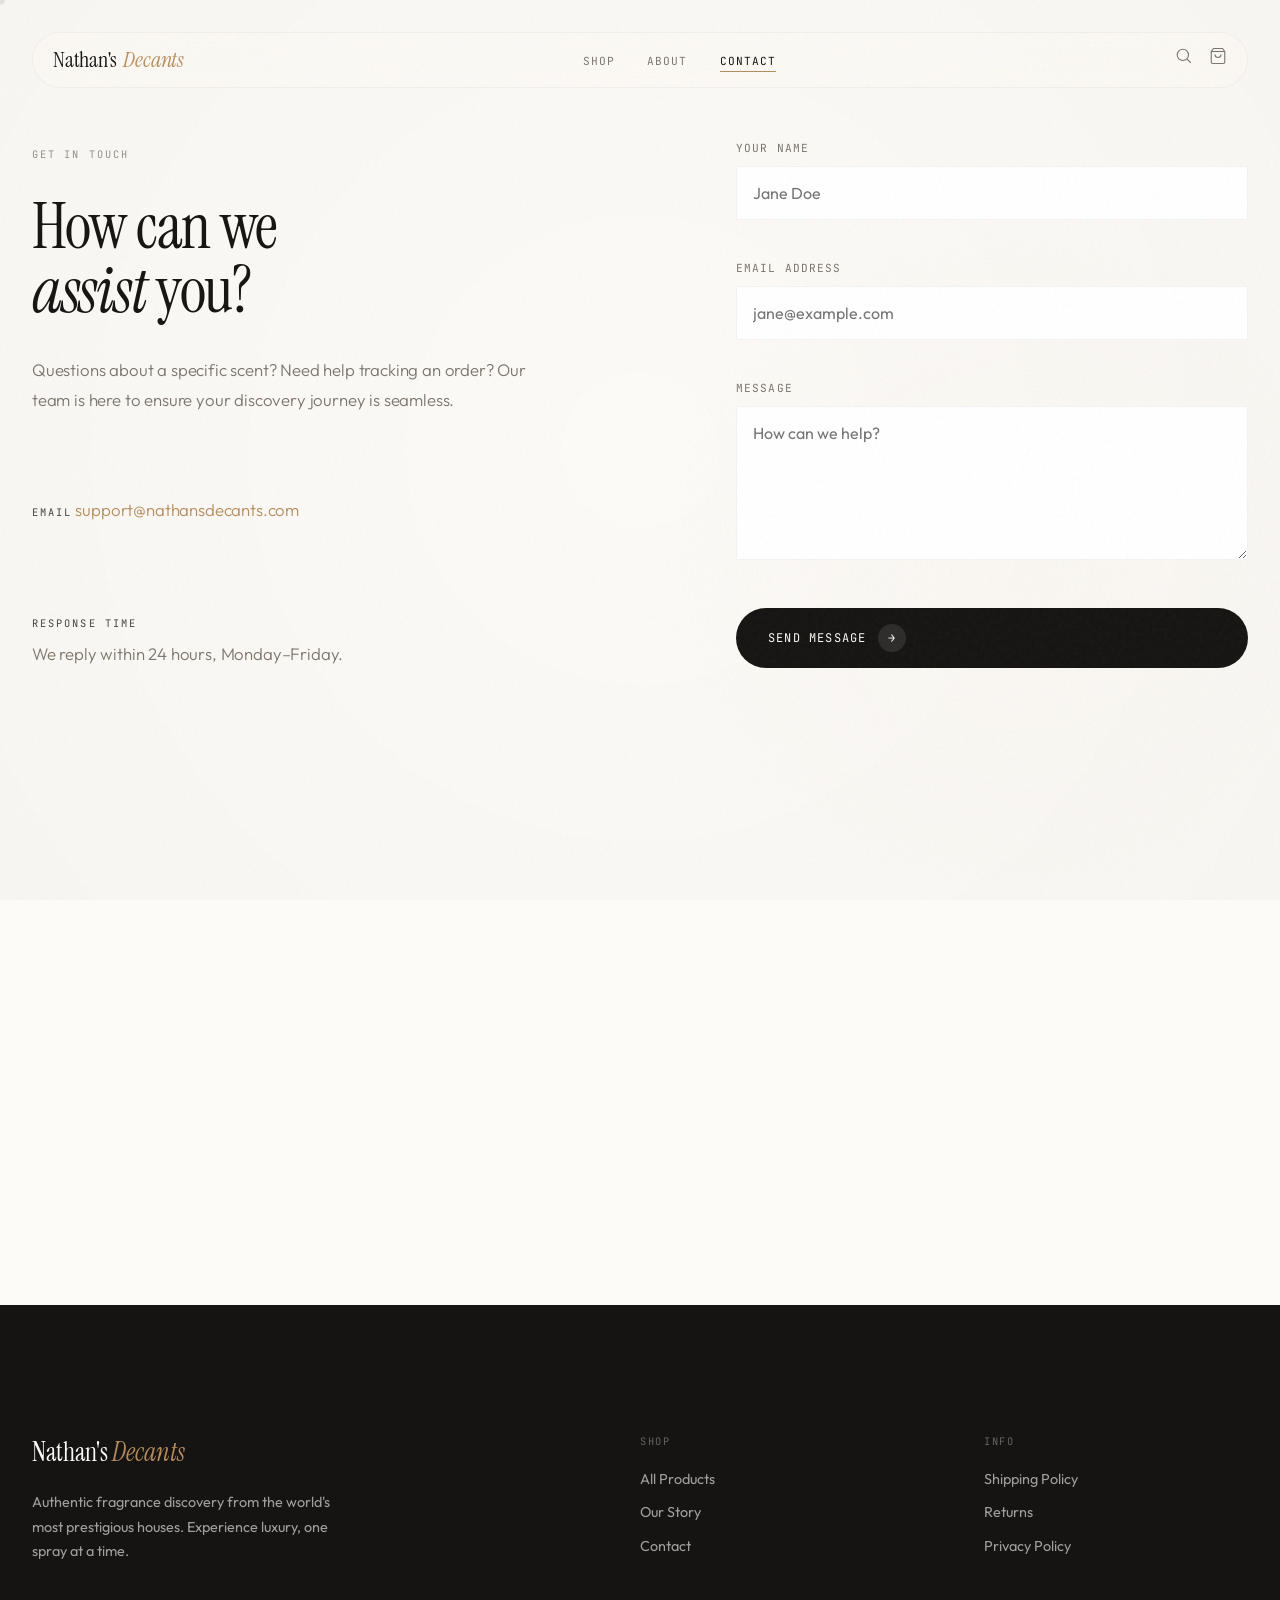
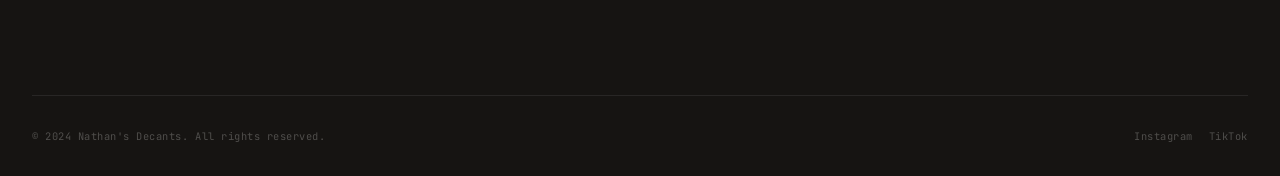
<file: contact.html>
<!DOCTYPE html>
<html lang="en">
<head>
    <meta charset="UTF-8">
    <meta name="viewport" content="width=device-width, initial-scale=1.0">
    <meta name="description" content="Get in touch with Nathan's Decants — we're here to help.">
    <title>Contact Us — Nathan's Decants</title>
    <link rel="stylesheet" href="assets/theme.css">
    <style>
        .contact-page {
            display: grid;
            grid-template-columns: 1fr 1fr;
            gap: var(--space-2xl);
            padding-top: 140px;
            padding-bottom: var(--space-2xl);
        }
        .contact-form {
            display: flex;
            flex-direction: column;
            gap: var(--space-md);
        }
        .form-group {
            display: flex;
            flex-direction: column;
            gap: 0.5rem;
        }
        .form-group label {
            font-family: var(--font-mono);
            font-size: 0.7rem;
            text-transform: uppercase;
            letter-spacing: 0.1em;
            color: var(--ink-secondary);
        }
        .form-group input,
        .form-group textarea {
            padding: 1rem;
            border: 1px solid var(--border);
            border-radius: var(--radius-sm);
            background: var(--surface);
            font-family: var(--font-body);
            font-size: 1rem;
            color: var(--ink);
            transition: border-color 0.2s ease;
            outline: none;
            resize: vertical;
        }
        .form-group input:focus,
        .form-group textarea:focus {
            border-color: var(--ink);
        }
        .form-group input.error,
        .form-group textarea.error {
            border-color: #c0392b;
        }
        .field-error {
            font-family: var(--font-mono);
            font-size: 0.65rem;
            color: #c0392b;
            letter-spacing: 0.05em;
        }
        @media (max-width: 768px) {
            .contact-page {
                grid-template-columns: 1fr;
                gap: var(--space-xl);
                padding-top: 100px;
            }
        }
    </style>
</head>
<body>
    <div class="custom-cursor"></div>
    <div class="ambient-orb"></div>
    <a href="#main" class="skip-link">Skip to content</a>

    <header class="site-header">
        <div class="header-pill">
            <a href="index.html" class="logo">Nathan's <em>Decants</em></a>
            <nav class="main-nav">
                <ul>
                    <li><a href="collection.html" class="nav-link">Shop</a></li>
                    <li><a href="about.html" class="nav-link">About</a></li>
                    <li><a href="contact.html" class="nav-link active">Contact</a></li>
                </ul>
            </nav>
            <div class="header-icons">
                <a href="#" id="searchTrigger" aria-label="Search">
                    <svg width="18" height="18" viewBox="0 0 24 24" fill="none" stroke="currentColor" stroke-width="1.5"><circle cx="10.5" cy="10.5" r="7.5"/><path d="m21 21-5.2-5.2"/></svg>
                </a>
                <a href="cart.html" aria-label="Cart">
                    <svg width="18" height="18" viewBox="0 0 24 24" fill="none" stroke="currentColor" stroke-width="1.5"><path d="M6 2 3 6v14a2 2 0 0 0 2 2h14a2 2 0 0 0 2-2V6l-3-4Z"/><path d="M3 6h18"/><path d="M16 10a4 4 0 0 1-8 0"/></svg>
                    <span class="cart-count">0</span>
                </a>
                <button class="mobile-menu-toggle" aria-label="Menu">
                    <svg width="22" height="22" viewBox="0 0 24 24" fill="none" stroke="currentColor" stroke-width="1.5"><path d="M3 12h18M3 6h18M3 18h18"/></svg>
                </button>
            </div>
        </div>
    </header>

    <div class="mobile-menu-overlay" id="mobileMenu">
        <button class="mobile-menu-close" aria-label="Close menu">&times;</button>
        <a href="collection.html">Shop</a>
        <a href="about.html">About</a>
        <a href="contact.html">Contact</a>
    </div>

    <!-- SEARCH OVERLAY -->
    <div class="search-overlay" id="searchOverlay" role="dialog" aria-label="Search fragrances">
        <div class="search-box">
            <div class="search-input-row">
                <svg width="18" height="18" viewBox="0 0 24 24" fill="none" stroke="currentColor" stroke-width="1.5"><circle cx="10.5" cy="10.5" r="7.5"/><path d="m21 21-5.2-5.2"/></svg>
                <input type="search" id="searchInput" placeholder="Search fragrances, houses..." autocomplete="off">
                <button id="searchClose" aria-label="Close search">&times;</button>
            </div>
            <div id="searchResults" class="search-results"></div>
        </div>
    </div>

    <main id="main" class="container">
        <div class="contact-page">
            <div class="reveal">
                <span class="eyebrow" style="margin-bottom: 2rem;">Get in Touch</span>
                <h1 class="display-lg" style="margin-bottom: var(--space-md);">How can we<br><em>assist</em> you?</h1>
                <p class="body-text" style="margin-bottom: var(--space-lg);">Questions about a specific scent? Need help tracking an order? Our team is here to ensure your discovery journey is seamless.</p>

                <div style="margin-top: var(--space-lg);">
                    <h4 class="eyebrow" style="color: var(--ink); margin-bottom: 0.5rem;">Email</h4>
                    <a href="mailto:support@nathansdecants.com" class="body-text" style="color: var(--accent);">support@nathansdecants.com</a>
                </div>

                <div style="margin-top: var(--space-lg);">
                    <h4 class="eyebrow" style="color: var(--ink); margin-bottom: 0.5rem;">Response Time</h4>
                    <p class="body-text">We reply within 24 hours, Monday–Friday.</p>
                </div>
            </div>

            <div class="reveal">
                <form class="contact-form" id="contactForm" novalidate>
                    <div class="form-group">
                        <label for="contactName">Your Name</label>
                        <input type="text" id="contactName" name="name" placeholder="Jane Doe" autocomplete="name">
                        <span class="field-error" id="nameError" aria-live="polite"></span>
                    </div>
                    <div class="form-group">
                        <label for="contactEmail">Email Address</label>
                        <input type="email" id="contactEmail" name="email" placeholder="jane@example.com" autocomplete="email">
                        <span class="field-error" id="emailError" aria-live="polite"></span>
                    </div>
                    <div class="form-group">
                        <label for="contactMessage">Message</label>
                        <textarea id="contactMessage" name="message" rows="6" placeholder="How can we help?"></textarea>
                        <span class="field-error" id="messageError" aria-live="polite"></span>
                    </div>
                    <button type="submit" class="btn btn--primary" style="margin-top: 0.5rem;">
                        Send Message
                        <span class="btn-arrow">→</span>
                    </button>
                </form>

                <div class="form-success" id="formSuccess" aria-live="polite">
                    <svg width="40" height="40" viewBox="0 0 24 24" fill="none" stroke="currentColor" stroke-width="1.5"><circle cx="12" cy="12" r="10"/><path d="m9 12 2 2 4-4"/></svg>
                    <h3 class="display-md" style="margin-bottom: 0.5rem;">Message sent.</h3>
                    <p>Thanks for reaching out — we'll get back to you within 24 hours.</p>
                    <a href="collection.html" class="btn btn--ghost" style="margin-top: var(--space-md);">Continue Shopping</a>
                </div>
            </div>
        </div>
    </main>

    <footer class="site-footer">
        <div class="container">
            <div class="footer-grid">
                <div class="footer-brand">
                    <h3>Nathan's <em style="font-style:italic; color: var(--accent);">Decants</em></h3>
                    <p>Authentic fragrance discovery from the world's most prestigious houses. Experience luxury, one spray at a time.</p>
                </div>
                <div class="footer-col">
                    <h4>Shop</h4>
                    <ul>
                        <li><a href="collection.html">All Products</a></li>
                        <li><a href="about.html">Our Story</a></li>
                        <li><a href="contact.html">Contact</a></li>
                    </ul>
                </div>
                <div class="footer-col">
                    <h4>Info</h4>
                    <ul>
                        <li><a href="#">Shipping Policy</a></li>
                        <li><a href="#">Returns</a></li>
                        <li><a href="#">Privacy Policy</a></li>
                    </ul>
                </div>
            </div>
            <div class="footer-bottom">
                <p>&copy; 2024 Nathan's Decants. All rights reserved.</p>
                <div class="footer-socials">
                    <a href="#">Instagram</a>
                    <a href="#">TikTok</a>
                </div>
            </div>
        </div>
    </footer>

    <script src="assets/cart.js"></script>
    <script src="assets/theme.js"></script>
    <script>
    document.addEventListener('DOMContentLoaded', () => {
        const form     = document.getElementById('contactForm');
        const success  = document.getElementById('formSuccess');

        form?.addEventListener('submit', (e) => {
            e.preventDefault();
            let valid = true;

            // Clear previous errors
            document.querySelectorAll('.field-error').forEach(el => el.textContent = '');
            document.querySelectorAll('.form-group input, .form-group textarea').forEach(el => el.classList.remove('error'));

            // Validate name
            const name = document.getElementById('contactName');
            if (name && !name.value.trim()) {
                document.getElementById('nameError').textContent = 'Please enter your name.';
                name.classList.add('error');
                valid = false;
            }

            // Validate email
            const email = document.getElementById('contactEmail');
            const emailRe = /^[^\s@]+@[^\s@]+\.[^\s@]+$/;
            if (email && !email.value.trim()) {
                document.getElementById('emailError').textContent = 'Please enter your email.';
                email.classList.add('error');
                valid = false;
            } else if (email && !emailRe.test(email.value)) {
                document.getElementById('emailError').textContent = 'Please enter a valid email address.';
                email.classList.add('error');
                valid = false;
            }

            // Validate message
            const message = document.getElementById('contactMessage');
            if (message && !message.value.trim()) {
                document.getElementById('messageError').textContent = 'Please enter a message.';
                message.classList.add('error');
                valid = false;
            }

            if (!valid) return;

            // Success state
            form.style.display = 'none';
            success.style.display = 'block';
            setTimeout(() => success.classList.add('visible'), 30);
        });
    });
    </script>
</body>
</html>
</file>
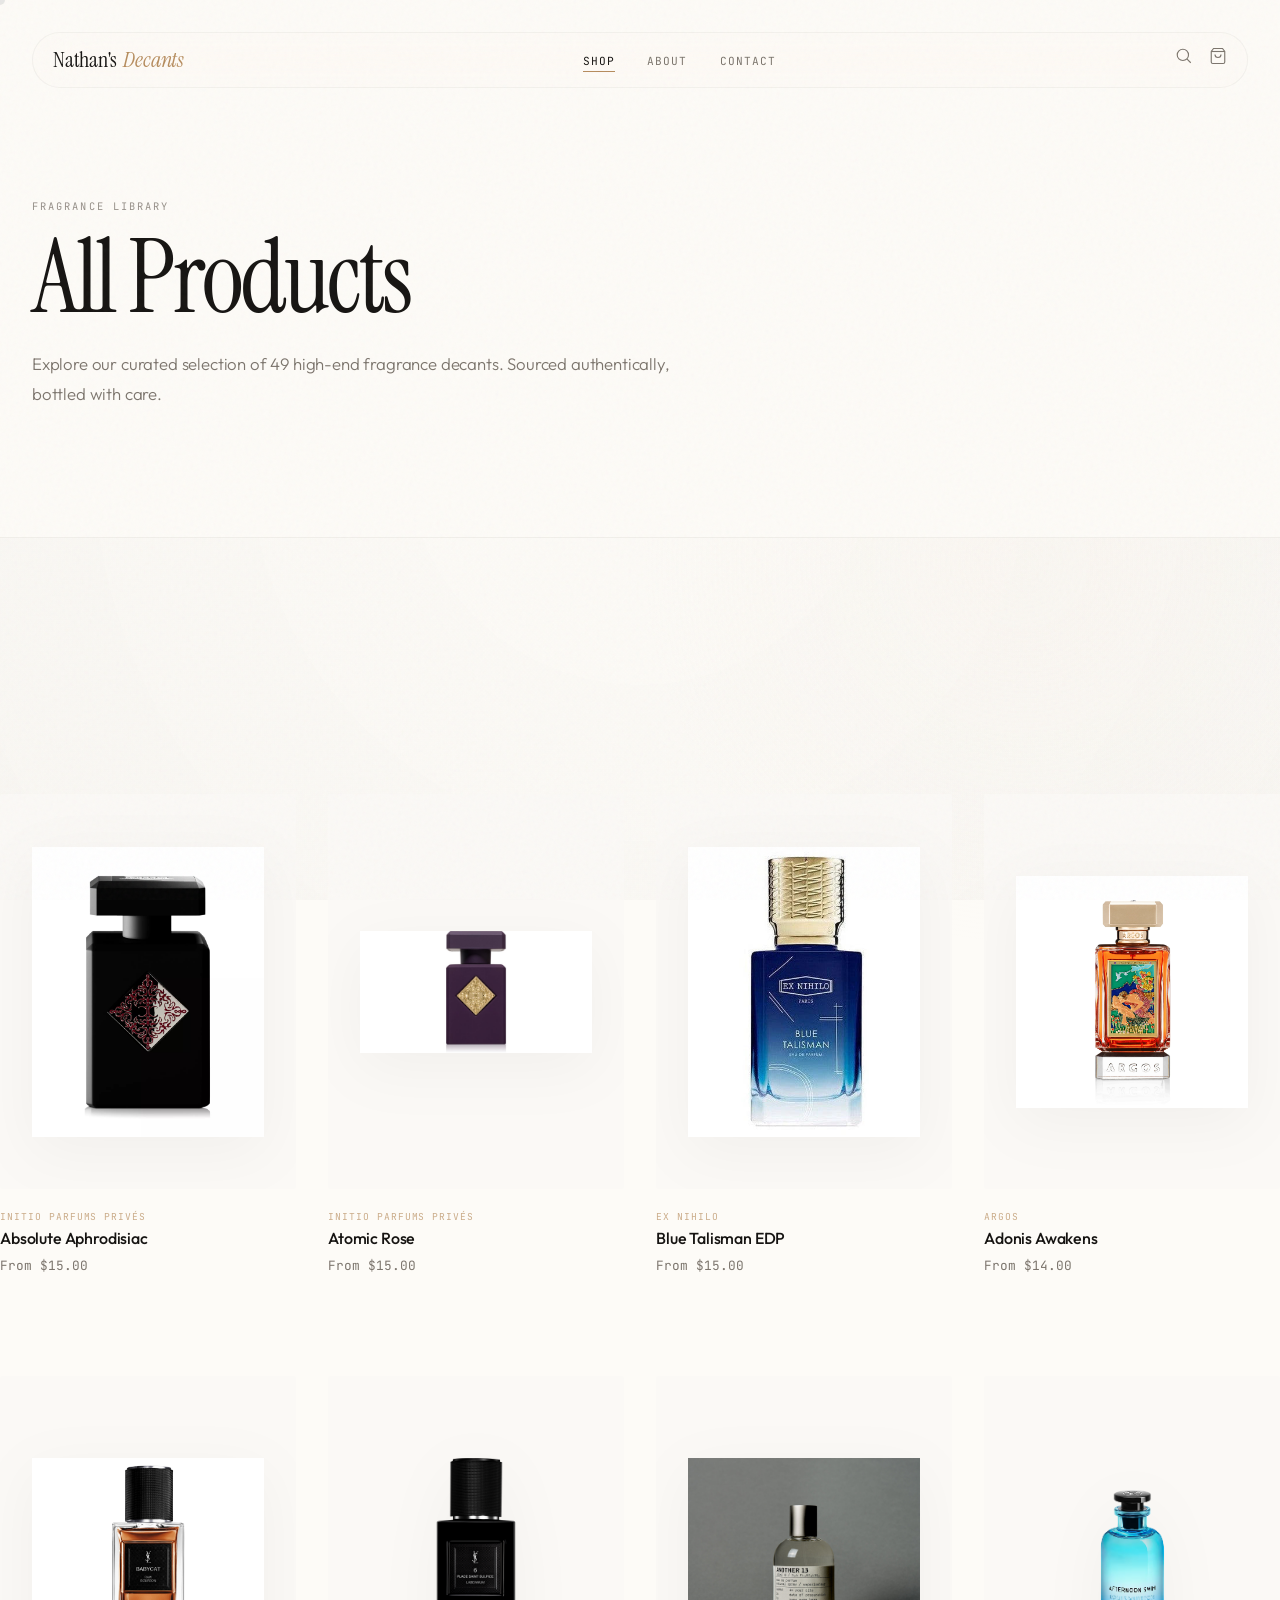
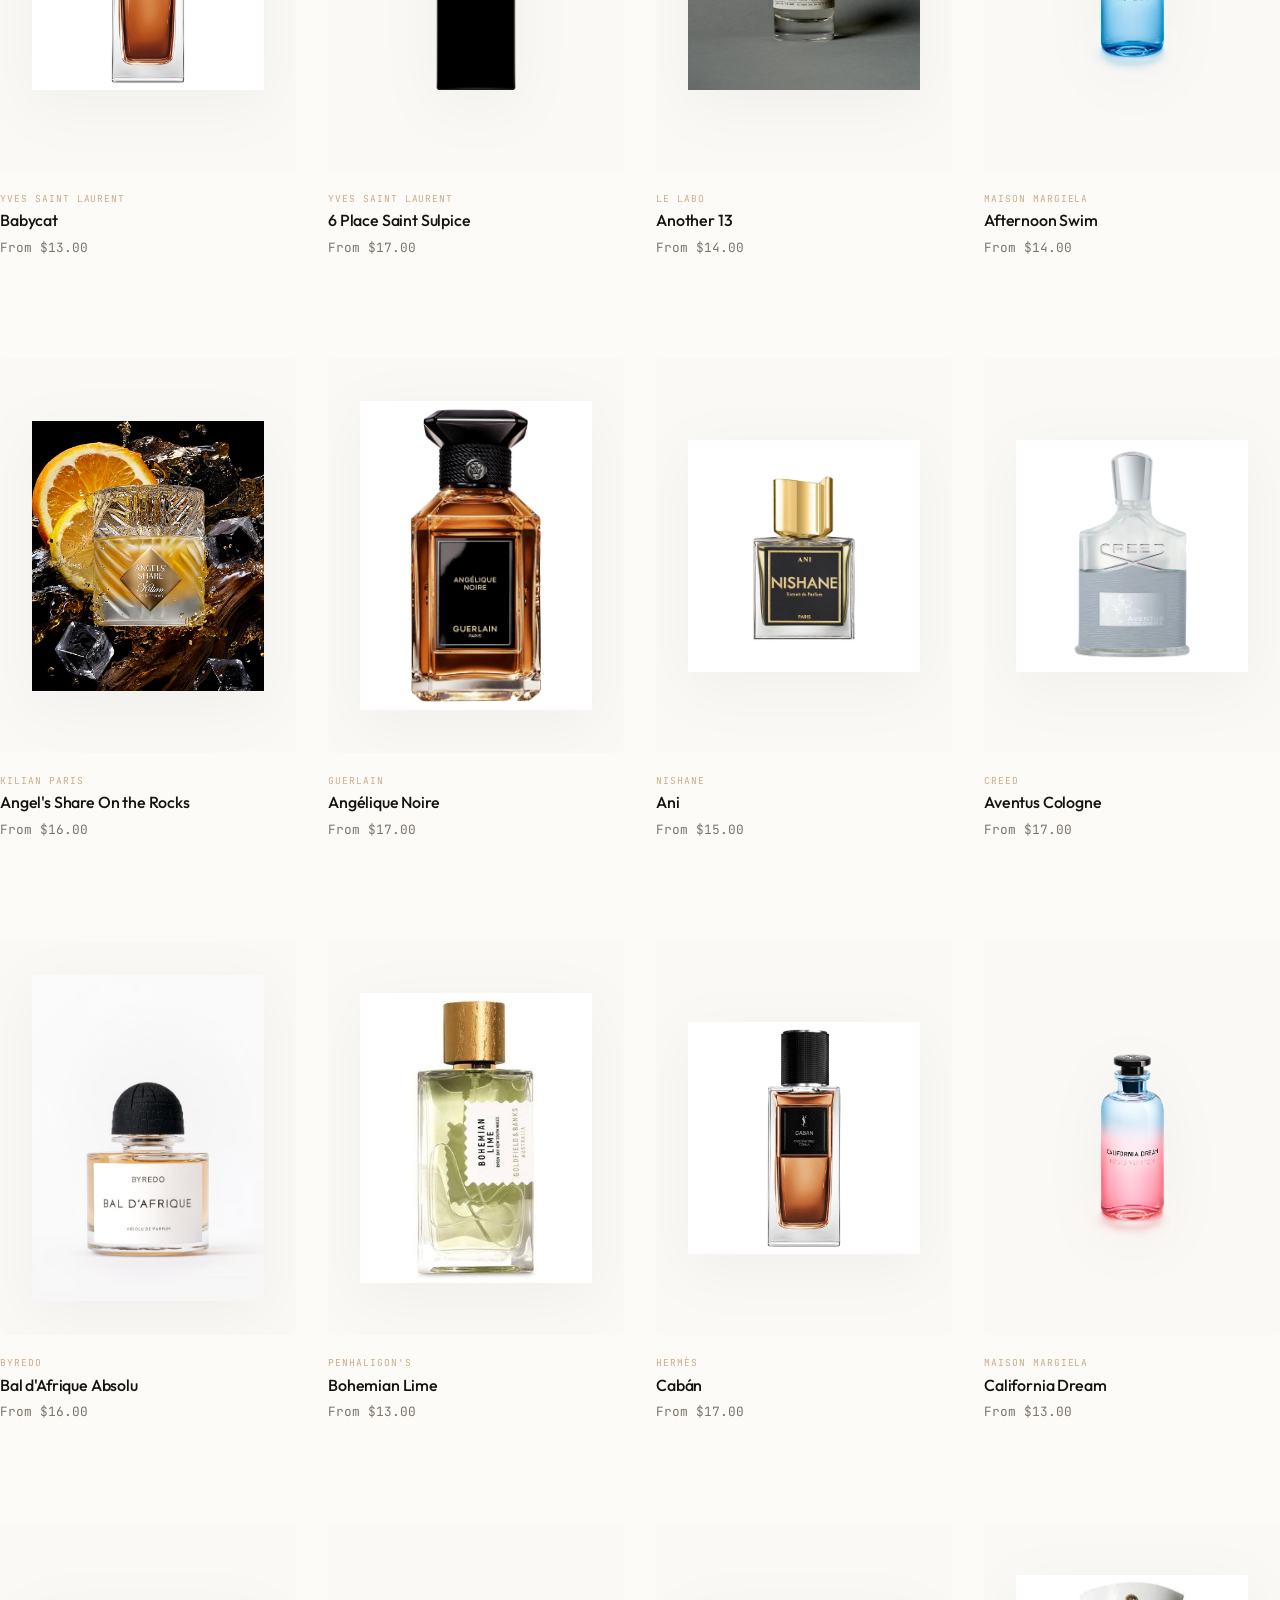
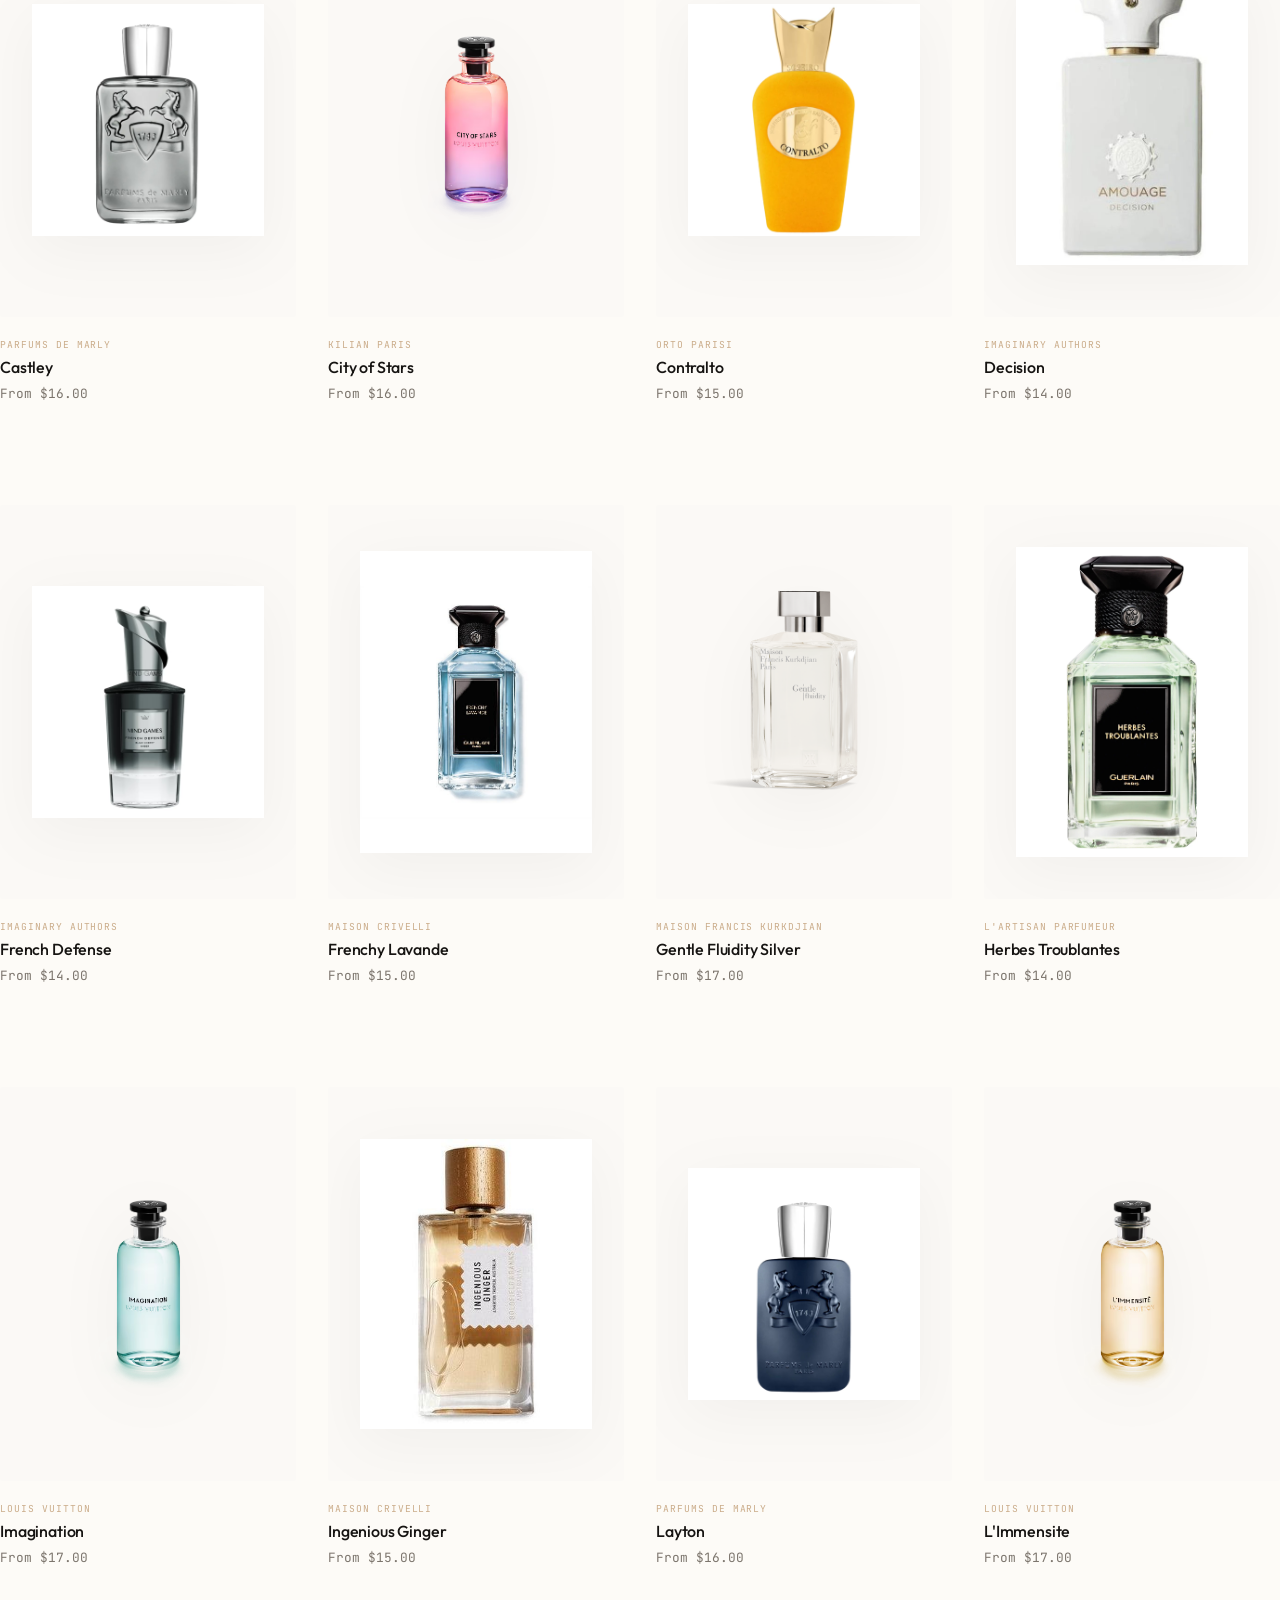
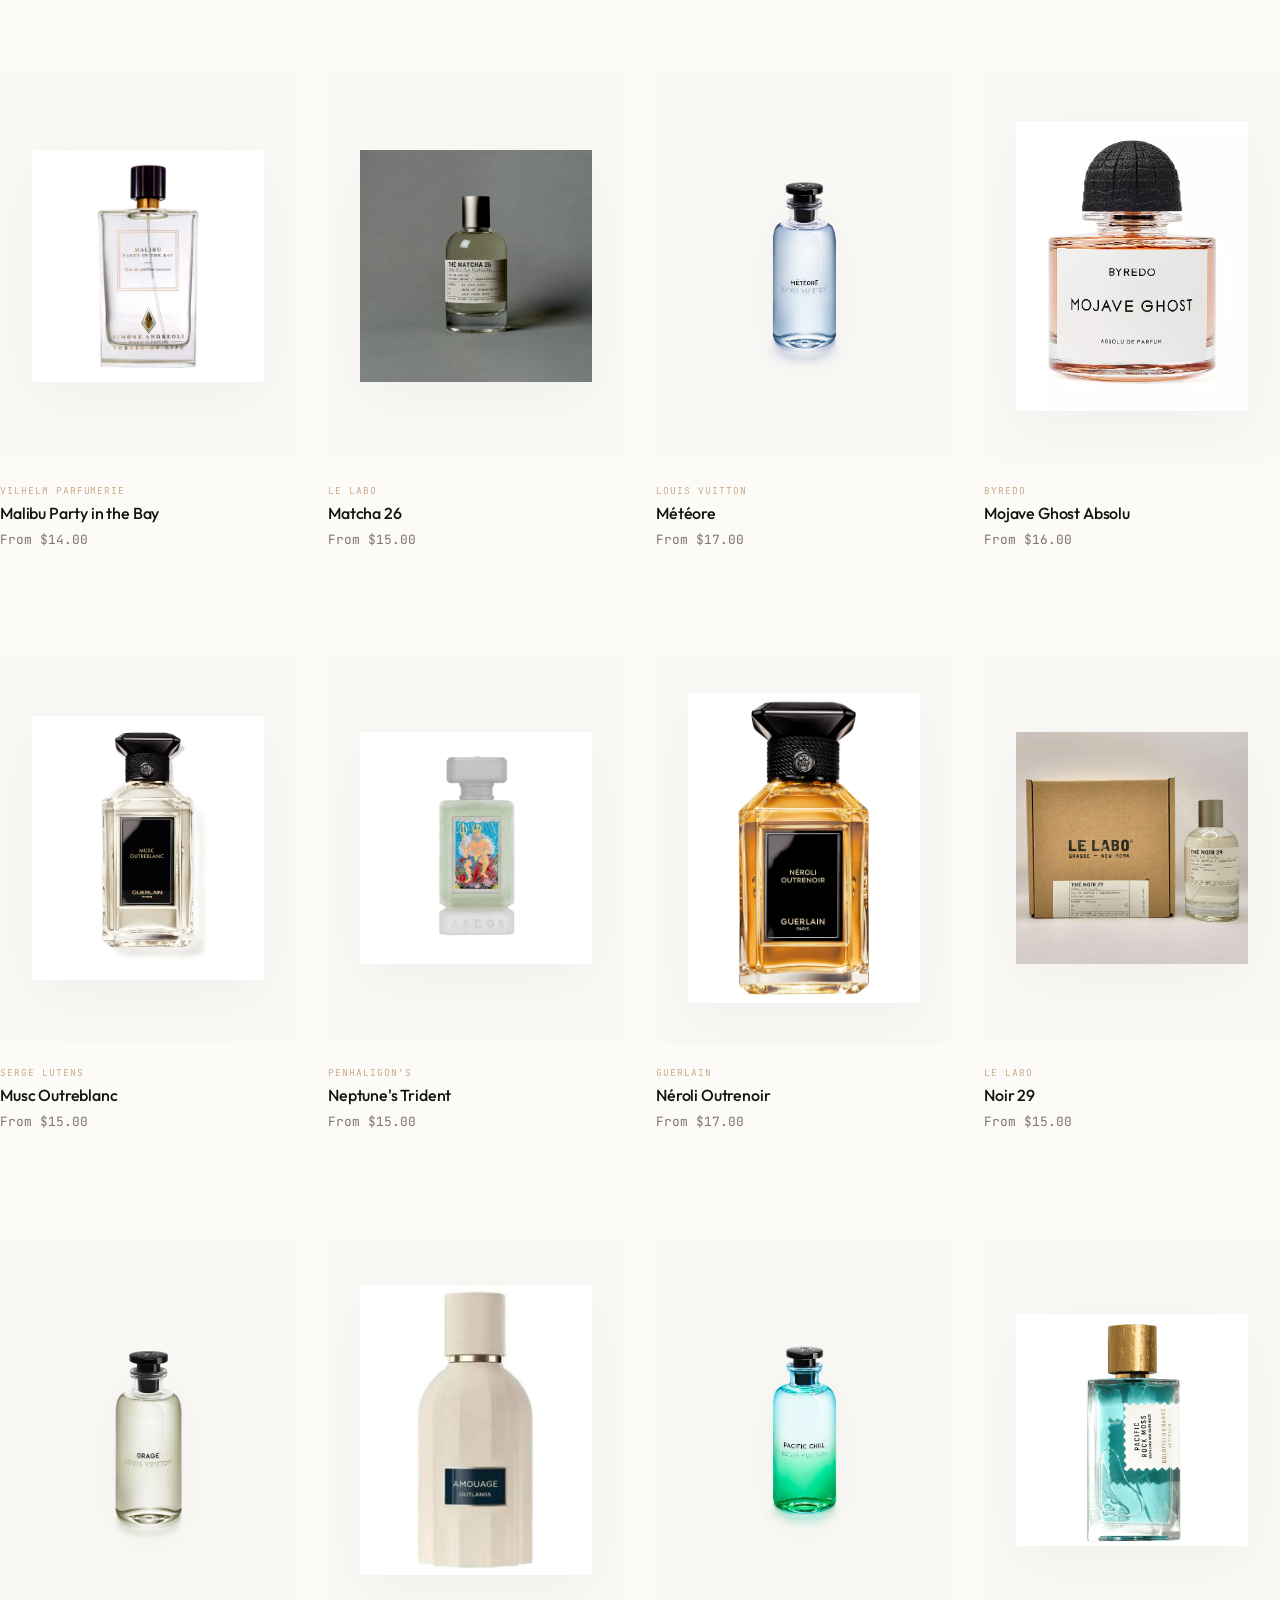
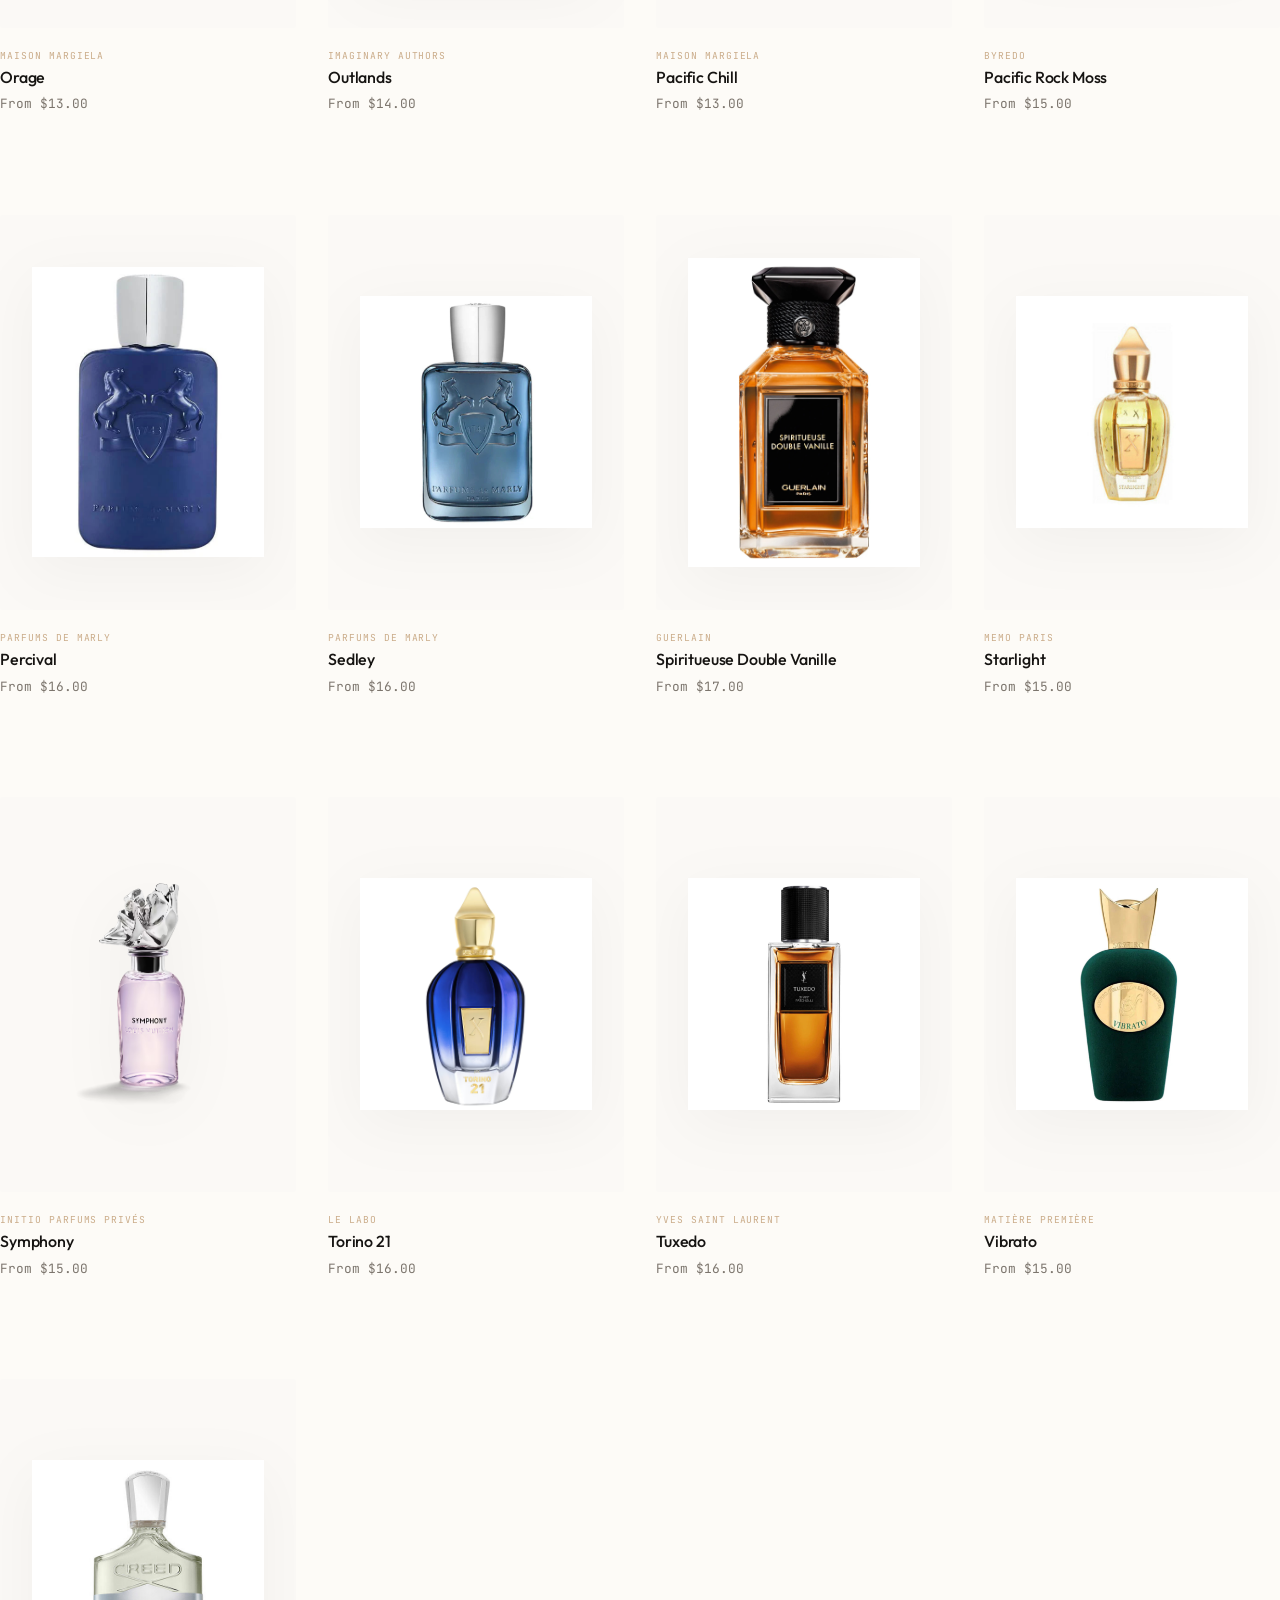
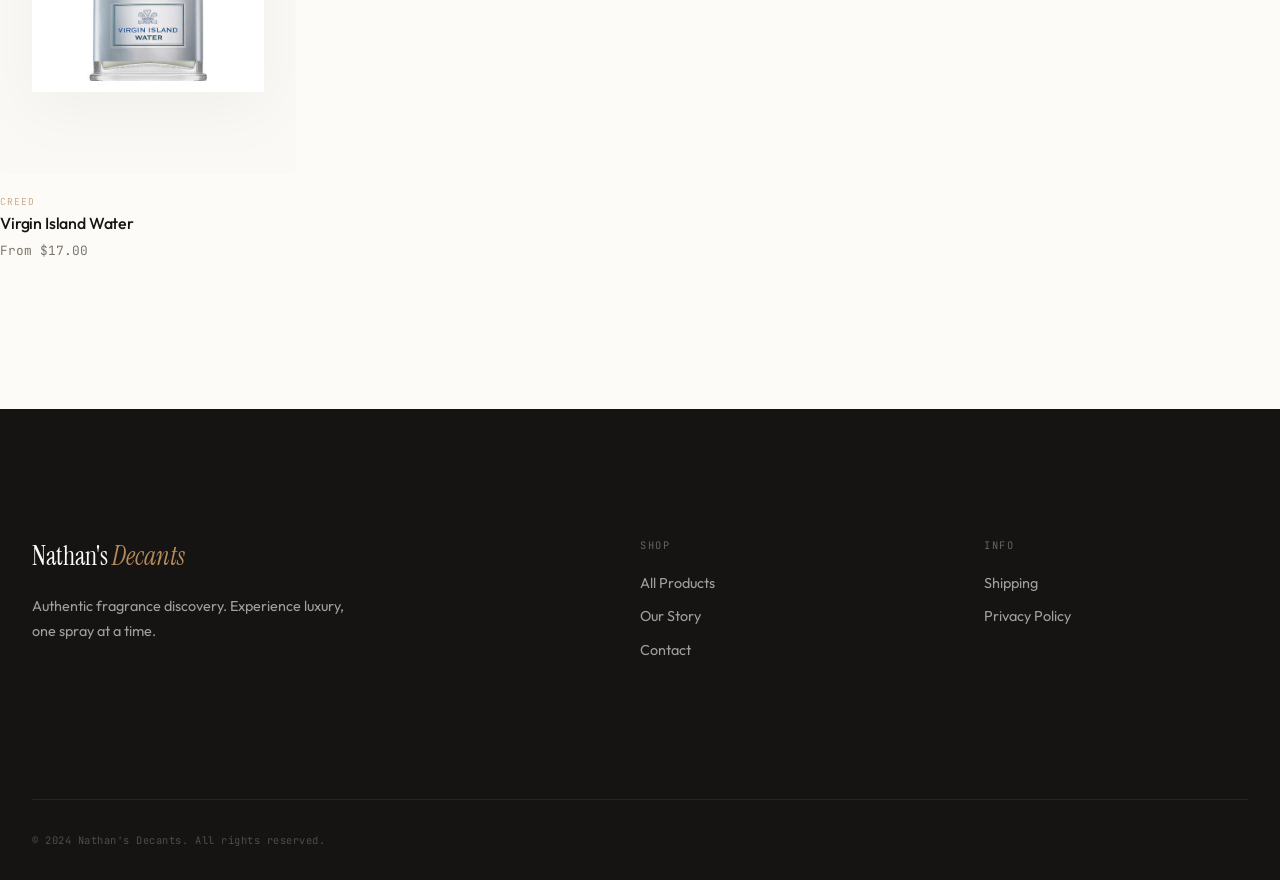
<file: product.html>
<!DOCTYPE html>
<html lang="en">
<head>
    <meta charset="UTF-8">
    <meta name="viewport" content="width=device-width, initial-scale=1.0">
    <title>Product — Nathan's Decants</title>
    <link rel="stylesheet" href="assets/theme.css">
    <style>
        .product-page {
            display: grid;
            grid-template-columns: 1.2fr 1fr;
            gap: var(--space-xl);
            padding-top: var(--space-2xl);
            align-items: start;
            min-height: 100vh;
        }
        .product-gallery {
            position: sticky;
            top: var(--space-lg);
            background: #fbf9f6;
            aspect-ratio: 4/5;
            display: flex;
            align-items: center;
            justify-content: center;
            padding: var(--space-xl);
            border-radius: var(--radius-sm);
        }
        .product-gallery img {
            max-width: 100%;
            max-height: 100%;
            object-fit: contain;
            filter: drop-shadow(0 20px 50px rgba(0,0,0,0.05));
            transition: transform 1.2s var(--ease-spring);
        }
        .product-page:hover .product-gallery img {
            transform: translateY(-10px) scale(1.02);
        }
        .product-details {
            padding: var(--space-lg) 0;
            max-width: 480px;
        }
        .vendor-label {
            font-family: var(--font-mono);
            font-size: 0.7rem;
            color: var(--accent);
            text-transform: uppercase;
            letter-spacing: 0.15em;
            margin-bottom: 1.5rem;
            display: block;
        }
        .product-title {
            font-size: clamp(2.5rem, 5vw, 4.5rem);
            line-height: 0.95;
            margin-bottom: 2rem;
            letter-spacing: -0.03em;
        }
        .product-title em {
            font-style: italic;
            color: var(--accent);
        }
        .variant-selector {
            margin: var(--space-lg) 0;
            display: flex;
            flex-wrap: wrap;
            gap: 0.5rem;
        }
        .variant-option {
            padding: 0.75rem 1.5rem;
            border: 1px solid var(--border);
            border-radius: 4px;
            cursor: pointer;
            font-family: var(--font-mono);
            font-size: 0.75rem;
            transition: all 0.3s var(--ease-out);
            flex: 1;
            min-width: 100px;
            text-align: center;
            background: transparent;
            color: var(--ink);
        }
        .variant-option:hover {
            border-color: var(--accent);
        }
        .variant-option.selected {
            border-color: var(--ink);
            background: var(--ink);
            color: var(--canvas);
        }
        .product-price {
            font-family: var(--font-mono);
            font-size: 1.5rem;
            margin-bottom: var(--space-md);
            color: var(--ink);
        }
        .product-description {
            margin: var(--space-md) 0 3rem;
            color: var(--ink-secondary);
            font-size: 1rem;
            line-height: 1.8;
            font-weight: 300;
        }
        .product-features {
            display: grid;
            grid-template-columns: 1fr 1fr;
            gap: var(--space-md);
            margin-top: var(--space-xl);
            padding-top: var(--space-lg);
            border-top: 1px solid var(--border);
        }
        .feature-item h4 {
            font-family: var(--font-mono);
            font-size: 0.65rem;
            text-transform: uppercase;
            margin-bottom: 0.5rem;
            opacity: 0.5;
        }
        .feature-item p {
            font-size: 0.85rem;
            line-height: 1.5;
        }
        /* Add to bag feedback */
        .add-btn-wrap {
            position: relative;
        }
        .add-bag-btn {
            width: 100%;
            justify-content: center;
            padding: 1.5rem;
            font-size: 0.85rem;
            transition: all 0.3s var(--ease-out);
        }
        .add-bag-btn.added {
            background: #2e7d45;
        }
        @media (max-width: 1024px) {
            .product-page { grid-template-columns: 1fr; gap: var(--space-xl); padding-top: 100px; }
            .product-gallery { position: static; aspect-ratio: 1; padding: var(--space-lg); }
            .product-details { max-width: 100%; padding: 0; }
        }
    </style>
</head>
<body>
    <div class="custom-cursor"></div>
    <div class="ambient-orb"></div>
    <a href="#main" class="skip-link">Skip to content</a>

    <header class="site-header">
        <div class="header-pill">
            <a href="index.html" class="logo">Nathan's <em>Decants</em></a>
            <nav class="main-nav">
                <ul>
                    <li><a href="collection.html" class="nav-link active">Shop</a></li>
                    <li><a href="about.html" class="nav-link">About</a></li>
                    <li><a href="contact.html" class="nav-link">Contact</a></li>
                </ul>
            </nav>
            <div class="header-icons">
                <a href="#" id="searchTrigger" aria-label="Search">
                    <svg width="18" height="18" viewBox="0 0 24 24" fill="none" stroke="currentColor" stroke-width="1.5"><circle cx="10.5" cy="10.5" r="7.5"/><path d="m21 21-5.2-5.2"/></svg>
                </a>
                <a href="cart.html" aria-label="Cart">
                    <svg width="18" height="18" viewBox="0 0 24 24" fill="none" stroke="currentColor" stroke-width="1.5"><path d="M6 2 3 6v14a2 2 0 0 0 2 2h14a2 2 0 0 0 2-2V6l-3-4Z"/><path d="M3 6h18"/><path d="M16 10a4 4 0 0 1-8 0"/></svg>
                    <span class="cart-count">0</span>
                </a>
                <button class="mobile-menu-toggle" aria-label="Menu">
                    <svg width="22" height="22" viewBox="0 0 24 24" fill="none" stroke="currentColor" stroke-width="1.5"><path d="M3 12h18M3 6h18M3 18h18"/></svg>
                </button>
            </div>
        </div>
    </header>

    <div class="mobile-menu-overlay" id="mobileMenu">
        <button class="mobile-menu-close" aria-label="Close menu">&times;</button>
        <a href="collection.html">Shop</a>
        <a href="about.html">About</a>
        <a href="contact.html">Contact</a>
    </div>

    <!-- SEARCH OVERLAY -->
    <div class="search-overlay" id="searchOverlay" role="dialog" aria-label="Search fragrances">
        <div class="search-box">
            <div class="search-input-row">
                <svg width="18" height="18" viewBox="0 0 24 24" fill="none" stroke="currentColor" stroke-width="1.5"><circle cx="10.5" cy="10.5" r="7.5"/><path d="m21 21-5.2-5.2"/></svg>
                <input type="search" id="searchInput" placeholder="Search fragrances, houses..." autocomplete="off">
                <button id="searchClose" aria-label="Close search">&times;</button>
            </div>
            <div id="searchResults" class="search-results"></div>
        </div>
    </div>

    <main id="main" class="container">
        <div class="product-page" id="productContent">
            <!-- Content injected by JS -->
        </div>
    </main>

    <footer class="site-footer" style="margin-top: var(--space-xl);">
        <div class="container">
            <div class="footer-grid">
                <div class="footer-brand">
                    <h3>Nathan's <em style="font-style:italic; color: var(--accent);">Decants</em></h3>
                    <p>Authentic fragrance discovery. Experience luxury, one spray at a time.</p>
                </div>
                <div class="footer-col">
                    <h4>Shop</h4>
                    <ul>
                        <li><a href="collection.html">All Products</a></li>
                        <li><a href="about.html">Our Story</a></li>
                    </ul>
                </div>
            </div>
        </div>
    </footer>

    <script src="assets/cart.js"></script>
    <script src="assets/theme.js"></script>
    <script>
    let currentProduct = null;
    let selectedVariant = null;

    async function loadProduct() {
        const urlParams = new URLSearchParams(window.location.search);
        const handle = urlParams.get('handle');
        if (!handle) {
            window.location.href = 'collection.html';
            return;
        }

        try {
            const response = await fetch('data/products.json');
            const data = await response.json();
            const product = data.products.find(p => p.handle === handle);

            if (!product) {
                document.getElementById('productContent').innerHTML =
                    `<div style="padding: var(--space-2xl) 0; text-align:center;">
                        <h2 class="display-md" style="margin-bottom:var(--space-md);">Product not found</h2>
                        <a href="collection.html" class="btn btn--primary">Back to Collection <span class="btn-arrow">→</span></a>
                    </div>`;
                return;
            }

            currentProduct = product;
            selectedVariant = product.variants[0];

            document.title = `${product.title} — Nathan's Decants`;

            const container = document.getElementById('productContent');
            const ext = Cart.getImageExt(handle);
            const mainImage = `assets/products/${handle}_0.${ext}`;

            // Split title for italic last word styling
            const words = product.title.split(' ');
            const titleHtml = words.length > 1
                ? words.slice(0, -1).join(' ') + ' <em>' + words[words.length - 1] + '</em>'
                : `<em>${product.title}</em>`;

            container.innerHTML = `
                <div class="product-gallery reveal">
                    <img src="${mainImage}" alt="${product.title}"
                        onerror="this.style.opacity='0.15'">
                </div>
                <div class="product-details reveal">
                    <a href="collection.html" style="font-family:var(--font-mono);font-size:0.65rem;text-transform:uppercase;letter-spacing:0.1em;color:var(--ink-tertiary);display:inline-flex;align-items:center;gap:0.4rem;margin-bottom:var(--space-md);">
                        ← Collection
                    </a>
                    <span class="vendor-label">${product.vendor || "Nathan's Decants"}</span>
                    <h1 class="product-title">${titleHtml}</h1>

                    <div class="product-price" id="activePrice">$${product.variants[0].price}</div>

                    <div class="product-description">
                        ${product.body_html || "Discover this exquisite scent through our hand-decanted discovery sizes."}
                    </div>

                    <div style="margin-bottom: 0.5rem; font-family: var(--font-mono); font-size: 0.7rem; text-transform: uppercase; color: var(--ink-tertiary); letter-spacing: 0.1em;">Discovery Size</div>
                    <div class="variant-selector" id="variantSelector">
                        ${product.variants.map((v, i) => `
                            <button class="variant-option ${i === 0 ? 'selected' : ''}" data-index="${i}" type="button">
                                ${v.title}
                            </button>
                        `).join('')}
                    </div>

                    <div class="add-btn-wrap" style="margin-top: var(--space-md);">
                        <button class="btn btn--primary add-bag-btn" id="addToBagBtn" type="button">
                            Add to Bag — <span id="btnPrice">$${product.variants[0].price}</span>
                            <span class="btn-arrow">→</span>
                        </button>
                    </div>

                    <div class="product-features">
                        <div class="feature-item">
                            <h4>Authenticity</h4>
                            <p>Hand-decanted from the original manufacturer bottle.</p>
                        </div>
                        <div class="feature-item">
                            <h4>Shipping</h4>
                            <p>Insured delivery in premium protective glass.</p>
                        </div>
                        <div class="feature-item">
                            <h4>Returns</h4>
                            <p>Satisfaction guaranteed or full refund within 14 days.</p>
                        </div>
                        <div class="feature-item">
                            <h4>Lab Standard</h4>
                            <p>Surgical-grade tools, climate-controlled environment.</p>
                        </div>
                    </div>
                </div>
            `;

            // Variant selection
            document.getElementById('variantSelector').addEventListener('click', (e) => {
                const btn = e.target.closest('.variant-option');
                if (!btn) return;
                document.querySelectorAll('.variant-option').forEach(b => b.classList.remove('selected'));
                btn.classList.add('selected');
                const idx = parseInt(btn.dataset.index);
                selectedVariant = product.variants[idx];
                document.getElementById('activePrice').textContent = `$${selectedVariant.price}`;
                document.getElementById('btnPrice').textContent  = `$${selectedVariant.price}`;
            });

            // Add to bag
            document.getElementById('addToBagBtn').addEventListener('click', () => {
                if (!selectedVariant) return;
                Cart.add(product, selectedVariant);
                const btn = document.getElementById('addToBagBtn');
                btn.classList.add('added');
                const orig = btn.innerHTML;
                btn.innerHTML = `
                    <svg width="16" height="16" viewBox="0 0 24 24" fill="none" stroke="currentColor" stroke-width="2"><path d="M20 6 9 17l-5-5"/></svg>
                    Added to Bag
                `;
                setTimeout(() => {
                    btn.classList.remove('added');
                    btn.innerHTML = orig;
                }, 2000);
            });

            // Trigger re-reveals for dynamic content
            Theme.initReveals();

        } catch (error) {
            console.error('Error loading product:', error);
        }
    }

    document.addEventListener('DOMContentLoaded', () => {
        loadProduct();
    });
    </script>
</body>
</html>
</file>
<file: assets/theme.css>
/*
  Nathan's Decants — Premium Theme
  Vibe: Editorial Luxury
  Variance: 8 | Motion: 6 | Density: 4
  
  Taste-Skill Compliant:
  - NO Inter, Roboto, Arial
  - NO pure #000000
  - NO neon/purple AI gradients
  - NO centered hero (variance > 4)
  - NO 3-column equal card grid
  - NO generic shadows
  - Single accent color, saturation < 80%
*/

/* ═══════════════════════════════════════════════════
   0. FONT IMPORTS
   ═══════════════════════════════════════════════════ */
@import url('https://fonts.googleapis.com/css2?family=Instrument+Serif:ital@0;1&family=Outfit:wght@300;400;500;600&family=JetBrains+Mono:wght@400;500&display=swap');

/* ═══════════════════════════════════════════════════
   1. DESIGN TOKENS
   ═══════════════════════════════════════════════════ */
:root {
  /* Warm Monochrome Palette — single accent */
  --canvas:       #FDFBF7;
  --surface:      #FFFFFF;
  --ink:          #161412; /* Slightly darker for more contrast */
  --ink-secondary:#7c756d; /* Refined earthy tone */
  --ink-tertiary: #b0a8a0;
  --border:       rgba(22, 20, 18, 0.05);
  --border-hover: rgba(22, 20, 18, 0.1);
  
  /* Single accent: Antique Brass / Gold Leaf (sat < 80%) */
  --accent:       #b68c5d;
  --accent-hover: #9c754d;
  --accent-soft:  #f8f2eb;
  
  /* Typography */
  --font-display: 'Instrument Serif', serif;
  --font-body:    'Outfit', sans-serif;
  --font-mono:    'JetBrains Mono', monospace;
  
  /* Spacing (Generous - Density 4) */
  --space-xs:  0.5rem;
  --space-sm:  1rem;
  --space-md:  2rem;
  --space-lg:  5rem;  /* Increased for more white space */
  --space-xl:  8rem;  /* Increased for more white space */
  --space-2xl: 12rem; /* Increased for more white space */
  
  /* Motion — Fluid & Architectural */
  --ease-out:   cubic-bezier(0.2, 1, 0.3, 1);
  --ease-in-out: cubic-bezier(0.65, 0, 0.35, 1);
  --ease-spring: cubic-bezier(0.25, 1, 0.5, 1);
  --duration:   0.8s;
  --duration-fast: 0.4s;
  
  /* Layout */
  --max-width: 1440px;
  --radius-sm: 2px; /* Sharper, more architectural corners */
  --radius-md: 4px;
  --radius-lg: 100px;
}

/* ═══════════════════════════════════════════════════
   2. RESET & BASE
   ═══════════════════════════════════════════════════ */
*, *::before, *::after {
  box-sizing: border-box;
  margin: 0;
  padding: 0;
}

html {
  scroll-behavior: smooth;
  -webkit-font-smoothing: antialiased;
  -moz-osx-font-smoothing: grayscale;
}

body {
  font-family: var(--font-body);
  font-weight: 400;
  color: var(--ink);
  background: var(--canvas);
  line-height: 1.6;
  overflow-x: hidden;
}

/* Noise/grain overlay — fixed, pointer-events-none (perf safe) */
body::after {
  content: '';
  position: fixed;
  inset: 0;
  z-index: 9999;
  pointer-events: none;
  opacity: 0.035; /* Slightly more visible grain */
  background-image: url("data:image/svg+xml,%3Csvg viewBox='0 0 256 256' xmlns='http://www.w3.org/2000/svg'%3E%3Cfilter id='noise'%3E%3CfeTurbulence type='fractalNoise' baseFrequency='0.9' numOctaves='4' stitchTiles='stitch'/%3E%3C/filter%3E%3Crect width='100%25' height='100%25' filter='url(%23noise)'/%3E%3C/svg%3E");
  background-repeat: repeat;
}

/* Subtle Vignette for atmospheric depth */
body::before {
  content: '';
  position: fixed;
  inset: 0;
  z-index: -2;
  background: radial-gradient(circle at center, transparent 0%, rgba(22, 20, 18, 0.02) 100%);
  pointer-events: none;
}

/* ═══════════════════════════════════════════════════
   3. TYPOGRAPHY
   ═══════════════════════════════════════════════════ */
h1, h2, h3, h4 {
  font-family: var(--font-display);
  font-weight: 400;
  color: var(--ink);
}

/* Display — massive, track-tight */
.display-xl {
  font-size: clamp(3rem, 8vw, 7rem);
  line-height: 0.92;
  letter-spacing: -0.03em;
}

.display-lg {
  font-size: clamp(2rem, 5vw, 4rem);
  line-height: 1;
  letter-spacing: -0.02em;
}

.display-md {
  font-size: clamp(1.5rem, 3vw, 2.5rem);
  line-height: 1.1;
  letter-spacing: -0.015em;
}

/* Eyebrow labels */
.eyebrow {
  font-family: var(--font-mono);
  font-size: 0.65rem;
  text-transform: uppercase;
  letter-spacing: 0.2em; /* Wider tracking for luxury feel */
  color: var(--ink-secondary);
  display: inline-block;
  opacity: 0.8;
}

/* Body */
.body-text {
  max-width: 60ch;
  color: var(--ink-secondary);
  font-size: 1.05rem;
  line-height: 1.8;
  font-weight: 300;
  letter-spacing: -0.01em;
}

a {
  text-decoration: none;
  color: inherit;
  transition: color var(--duration-fast) var(--ease-out);
}

ul { list-style: none; }

img {
  max-width: 100%;
  height: auto;
  display: block;
}

/* ═══════════════════════════════════════════════════
   4. LAYOUT CONTAINERS
   ═══════════════════════════════════════════════════ */
.container {
  max-width: var(--max-width);
  margin: 0 auto;
  padding: 0 var(--space-md);
}

.visually-hidden {
  position: absolute !important;
  width: 1px !important;
  height: 1px !important;
  padding: 0 !important;
  margin: -1px !important;
  overflow: hidden !important;
  clip: rect(0, 0, 0, 0) !important;
  white-space: nowrap !important;
  border: 0 !important;
}

.section-gap {
  padding: var(--space-xl) 0;
}

.section-gap-lg {
  padding: var(--space-2xl) 0;
}

/* ═══════════════════════════════════════════════════
   5. HEADER — Floating glass pill (detached)
   ═══════════════════════════════════════════════════ */
.site-header {
  position: fixed;
  top: 0;
  left: 0;
  right: 0;
  z-index: 100;
  padding: var(--space-md) var(--space-md);
  transition: all var(--duration) var(--ease-out);
}

/* Compact header on scroll */
.site-header.scrolled {
  padding: var(--space-sm) var(--space-md);
}

.site-header.scrolled .header-pill {
  background: rgba(253, 251, 247, 0.6);
  backdrop-filter: blur(32px) saturate(2);
  -webkit-backdrop-filter: blur(32px) saturate(2);
  box-shadow: 0 10px 40px -10px rgba(22, 20, 18, 0.05);
  border-color: rgba(22, 20, 18, 0.08);
}

.header-pill {
  max-width: var(--max-width);
  margin: 0 auto;
  display: flex;
  justify-content: space-between;
  align-items: center;
  padding: 0.6rem 1.25rem;
  background: rgba(253, 251, 247, 0.4);
  backdrop-filter: blur(24px) saturate(1.8);
  -webkit-backdrop-filter: blur(24px) saturate(1.8);
  border: 1px solid rgba(22, 20, 18, 0.04);
  border-radius: var(--radius-lg);
  transition: all var(--duration) var(--ease-out);
}

.header-pill:hover {
  border-color: var(--border-hover);
}

.logo {
  font-family: var(--font-display);
  font-size: 1.35rem;
  color: var(--ink);
  white-space: nowrap;
  letter-spacing: -0.01em;
  font-weight: 300;
}

.logo em {
  font-style: italic;
  font-weight: 400;
  color: var(--accent);
  margin-left: 0.15rem;
}

.main-nav ul {
  display: flex;
  gap: var(--space-md);
  align-items: center;
}

.nav-link {
  font-family: var(--font-mono);
  font-size: 0.7rem;
  text-transform: uppercase;
  letter-spacing: 0.1em;
  color: var(--ink-secondary);
  position: relative;
  padding: 0.25rem 0;
  transition: color var(--duration-fast) var(--ease-out);
}

.nav-link::after {
  content: '';
  position: absolute;
  bottom: 0;
  left: 0;
  width: 0;
  height: 1px;
  background: var(--accent);
  transition: width var(--duration-fast) var(--ease-out);
}

.nav-link:hover {
  color: var(--ink);
}

.nav-link:hover::after {
  width: 100%;
}

.header-icons {
  display: flex;
  gap: var(--space-sm);
  align-items: center;
}

.header-icons a {
  color: var(--ink-secondary);
  transition: color var(--duration-fast) var(--ease-out);
}

.header-icons a:hover {
  color: var(--ink);
}

.cart-count {
  font-family: var(--font-mono);
  font-size: 0.65rem;
  vertical-align: super;
}

/* ═══════════════════════════════════════════════════
   6. HERO — Asymmetric Split (variance 8, NOT centered)
   ═══════════════════════════════════════════════════ */
.hero {
  min-height: 90vh;
  display: grid;
  grid-template-columns: 1fr 1.1fr;
  gap: var(--space-lg);
  align-items: center;
  position: relative;
  padding-top: 120px;
}

.hero-text {
  padding: var(--space-lg) 0;
}

.hero-image {
  height: 100%;
  display: flex;
  align-items: center;
  justify-content: center;
  position: relative;
}

.hero-image-inner {
  width: 100%;
  height: 80vh;
  background: #f4efea;
  border-radius: var(--radius-sm);
  overflow: hidden;
  position: relative;
}

.hero-image img {
  width: 100%;
  height: 100%;
  object-fit: cover;
  transition: transform 1.2s var(--ease-spring);
}

.hero-image:hover img {
  transform: scale(1.03);
}

/* Stylistic fade from image → background */
.hero-image::after {
  content: '';
  position: absolute;
  bottom: 0;
  left: 0;
  right: 0;
  height: 30%;
  background: linear-gradient(to top, var(--canvas), transparent);
  pointer-events: none;
}

.hero-meta {
  display: flex;
  align-items: center;
  gap: var(--space-md);
}

/* ═══════════════════════════════════════════════════
   7. BUTTONS — Tactile, no neon glow
   ═══════════════════════════════════════════════════ */
.btn {
  display: inline-flex;
  align-items: center;
  gap: 0.75rem;
  font-family: var(--font-mono);
  font-size: 0.75rem;
  text-transform: uppercase;
  letter-spacing: 0.1em;
  padding: 1rem 2rem;
  border: none;
  cursor: pointer;
  transition: all var(--duration-fast) var(--ease-out);
  position: relative;
}

.btn:active {
  transform: scale(0.98) translateY(1px);
}

.btn--primary {
  background: var(--ink);
  color: var(--canvas);
  border-radius: 100px;
}

.btn--primary:hover {
  background: #2a2520;
}

.btn--primary .btn-arrow {
  display: inline-flex;
  align-items: center;
  justify-content: center;
  width: 28px;
  height: 28px;
  border-radius: 50%;
  background: rgba(255,255,255,0.1);
  transition: all var(--duration-fast) var(--ease-out);
}

.btn--primary:hover .btn-arrow {
  transform: translateX(2px) translateY(-1px);
  background: rgba(255,255,255,0.15);
}

.btn--outline {
  background: transparent;
  border: 1px solid var(--border);
  color: var(--ink);
  border-radius: 100px;
}

.btn--outline:hover {
  border-color: var(--ink);
}

.btn--ghost {
  background: none;
  border: none;
  padding: 0;
  color: var(--ink);
  border-bottom: 1px solid currentColor;
  border-radius: 0;
  letter-spacing: 0.08em;
}

.btn--ghost:hover {
  color: var(--accent);
}

/* ═══════════════════════════════════════════════════
   8. FEATURED COLLECTION — Asymmetric Bento grid
   ═══════════════════════════════════════════════════ */
.featured-section {
  background: var(--canvas);
}

.section-header {
  display: flex;
  justify-content: space-between;
  align-items: flex-end;
  margin-bottom: var(--space-lg);
  padding-bottom: var(--space-md);
  border-bottom: 1px solid var(--border);
}

.section-header-left {
  max-width: 600px;
}

/* Asymmetric bento — NOT 3 equal columns */
.product-grid {
  display: grid;
  grid-template-columns: 1.4fr 1fr;
  gap: var(--space-md);
}

.product-grid .product-card:nth-child(1) {
  grid-row: span 2;
}

/* ═══════════════════════════════════════════════════
   9. PRODUCT CARDS — Editorial, no generic card chrome
   ═══════════════════════════════════════════════════ */
.product-card {
  position: relative;
  overflow: hidden;
  cursor: pointer;
  transition: transform var(--duration) var(--ease-spring),
              filter var(--duration) var(--ease-out);
}

.product-card:hover {
  transform: translateY(-8px);
}

.product-card__image {
  position: relative;
  background: #fbf9f6;
  aspect-ratio: 3/4;
  border-radius: var(--radius-sm);
  display: flex;
  align-items: center;
  justify-content: center;
  padding: var(--space-md);
  transition: background 0.4s var(--ease-out),
              box-shadow 0.4s var(--ease-out);
  overflow: hidden;
}

.product-card:hover .product-card__image {
  background: #fdfcfb;
  box-shadow: 0 30px 60px -20px rgba(22, 20, 18, 0.08); /* Soft expansive shadow */
}

.product-grid .product-card:nth-child(1) .product-card__image {
  aspect-ratio: auto;
  min-height: 500px;
  padding: var(--space-xl);
}

.product-card__image img {
  width: auto;
  height: auto;
  max-width: 100%;
  max-height: 100%;
  object-fit: contain;
  transition: transform 0.8s var(--ease-spring);
  filter: drop-shadow(0 15px 30px rgba(0,0,0,0.04));
}

.product-card:hover .product-card__image img {
  transform: scale(1.04);
}

.product-card__info {
  padding: 1.25rem 0;
}

.product-card__vendor {
  display: block;
  font-family: var(--font-mono);
  font-size: 0.6rem;
  text-transform: uppercase;
  letter-spacing: 0.15em;
  color: var(--ink-secondary);
  margin-bottom: 0.4rem;
  opacity: 0.7;
}

.product-card__title {
  font-family: var(--font-body);
  font-size: 1rem;
  font-weight: 500;
  margin-bottom: 0.25rem;
  letter-spacing: -0.01em;
}

.product-card__price {
  font-family: var(--font-mono);
  font-size: 0.8rem;
  color: var(--ink-secondary);
}

.product-card__badge {
  position: absolute;
  top: var(--space-sm);
  left: var(--space-sm);
  font-family: var(--font-mono);
  font-size: 0.6rem;
  text-transform: uppercase;
  letter-spacing: 0.1em;
  padding: 0.3rem 0.75rem;
  background: var(--ink);
  color: var(--canvas);
  border-radius: 100px;
  z-index: 2;
}

.product-card__quick-add {
  position: absolute;
  bottom: var(--space-sm);
  right: var(--space-sm);
  width: 40px;
  height: 40px;
  background: var(--surface);
  border: 1px solid var(--border);
  border-radius: 50%;
  display: flex;
  align-items: center;
  justify-content: center;
  font-size: 1.2rem;
  color: var(--ink);
  opacity: 0;
  transform: translateY(8px);
  transition: all var(--duration-fast) var(--ease-out);
  cursor: pointer;
  z-index: 2;
}

.product-card:hover .product-card__quick-add {
  opacity: 1;
  transform: translateY(0);
}

.product-card__quick-add:hover {
  background: var(--ink);
  color: var(--surface);
  border-color: var(--ink);
}

/* ═══════════════════════════════════════════════════
   10. VALUE PROPOSITION — Horizontal split with dividers
   ═══════════════════════════════════════════════════ */
.value-strip {
  display: grid;
  grid-template-columns: repeat(3, 1fr);
  border-top: 1px solid var(--border);
  border-bottom: 1px solid var(--border);
}

.value-item {
  padding: var(--space-lg) var(--space-md);
  border-right: 1px solid var(--border);
  text-align: center;
}

.value-item:last-child {
  border-right: none;
}

.value-item .eyebrow {
  display: block;
  margin-bottom: var(--space-xs);
}

.value-item p {
  font-family: var(--font-display);
  font-size: 1.2rem;
  color: var(--ink);
  font-style: italic;
}

/* ═══════════════════════════════════════════════════
   11. NEWSLETTER — Asymmetric editorial
   ═══════════════════════════════════════════════════ */
.newsletter-section {
  display: grid;
  grid-template-columns: 1fr 1fr;
  gap: var(--space-lg);
  align-items: center;
}

.newsletter-form {
  display: flex;
  gap: 0;
  border-bottom: 1px solid var(--ink);
}

.newsletter-form input {
  flex: 1;
  padding: var(--space-sm) 0;
  border: none;
  background: transparent;
  font-family: var(--font-body);
  font-size: 1rem;
  color: var(--ink);
  outline: none;
}

.newsletter-form input::placeholder {
  color: var(--ink-tertiary);
}

.newsletter-form button {
  background: none;
  border: none;
  font-family: var(--font-mono);
  font-size: 0.7rem;
  text-transform: uppercase;
  letter-spacing: 0.1em;
  color: var(--ink);
  cursor: pointer;
  transition: color var(--duration-fast) var(--ease-out);
}

.newsletter-form button:hover {
  color: var(--accent);
}

/* ═══════════════════════════════════════════════════
   12. FOOTER — Refined, no link farm
   ═══════════════════════════════════════════════════ */
.site-footer {
  background: var(--ink);
  color: rgba(253,251,247,0.6);
  padding: var(--space-xl) 0 var(--space-md);
}

.footer-grid {
  display: grid;
  grid-template-columns: 2fr 1fr 1fr;
  gap: var(--space-lg);
  padding-bottom: var(--space-xl);
  border-bottom: 1px solid rgba(255,255,255,0.08);
}

.footer-brand h3 {
  font-family: var(--font-display);
  font-size: 1.6rem;
  color: var(--canvas);
  margin-bottom: var(--space-sm);
}

.footer-brand p {
  max-width: 35ch;
  font-size: 0.9rem;
  line-height: 1.7;
}

.footer-col h4 {
  font-family: var(--font-mono);
  font-size: 0.65rem;
  text-transform: uppercase;
  letter-spacing: 0.15em;
  color: rgba(253,251,247,0.35);
  margin-bottom: var(--space-sm);
}

.footer-col li {
  margin-bottom: 0.5rem;
}

.footer-col a {
  font-size: 0.9rem;
  transition: color var(--duration-fast) var(--ease-out);
}

.footer-col a:hover {
  color: var(--canvas);
}

.footer-bottom {
  display: flex;
  justify-content: space-between;
  align-items: center;
  padding-top: var(--space-md);
  font-family: var(--font-mono);
  font-size: 0.65rem;
  letter-spacing: 0.05em;
  color: rgba(253,251,247,0.25);
}

.footer-bottom a {
  color: rgba(253,251,247,0.25);
}

.footer-bottom a:hover {
  color: var(--canvas);
}

.footer-socials {
  display: flex;
  gap: var(--space-sm);
}

/* ═══════════════════════════════════════════════════
   13. SCROLL ENTRY ANIMATIONS — Staggered cascade
   ═══════════════════════════════════════════════════ */
.reveal {
  opacity: 0;
  transform: translateY(30px) scale(0.995);
  transition: opacity 1.2s var(--ease-out),
              transform 1.2s var(--ease-out);
  transition-delay: 0.1s;
}

.reveal.visible {
  opacity: 1;
  transform: translateY(0) scale(1);
}

/* Staggered children */
.stagger-children > * {
  opacity: 0;
  transform: translateY(16px);
  transition: opacity 0.6s var(--ease-out),
              transform 0.6s var(--ease-out);
}

.stagger-children.visible > *:nth-child(1) { transition-delay: 0ms; }
.stagger-children.visible > *:nth-child(2) { transition-delay: 80ms; }
.stagger-children.visible > *:nth-child(3) { transition-delay: 160ms; }
.stagger-children.visible > *:nth-child(4) { transition-delay: 240ms; }
.stagger-children.visible > *:nth-child(5) { transition-delay: 320ms; }
.stagger-children.visible > *:nth-child(6) { transition-delay: 400ms; }

.stagger-children.visible > * {
  opacity: 1;
  transform: translateY(0);
}

/* Hero-specific animations */
.hero-text .eyebrow,
.hero-text .hero-title,
.hero-text .hero-subtitle,
.hero-text .hero-meta {
  opacity: 0;
  transform: translateY(24px);
  animation: revealUp 0.9s var(--ease-out) forwards;
}

.hero-text .eyebrow      { animation-delay: 0.18s; }
.hero-text .hero-title    { animation-delay: 0.3s; }
.hero-text .hero-subtitle { animation-delay: 0.48s; }
.hero-text .hero-meta     { animation-delay: 0.62s; }

.hero-image img {
  opacity: 0;
  transform: scale(1.06);
  animation: revealScale 1.4s var(--ease-spring) 0.3s forwards;
}

@keyframes revealUp {
  to {
    opacity: 1;
    transform: translateY(0);
  }
}

@keyframes revealScale {
  to {
    opacity: 1;
    transform: scale(1);
  }
}

/* ═══════════════════════════════════════════════════
   14. RESPONSIVE — Aggressive mobile collapse
   ═══════════════════════════════════════════════════ */
@media (max-width: 768px) {
  .hero {
    grid-template-columns: 1fr;
    min-height: auto;
    padding-top: 80px;
  }

  .hero-text {
    padding: var(--space-lg) var(--space-md);
    order: 2;
  }

  .hero-image {
    order: 1;
    min-height: 50vh;
  }

  .hero-title {
    font-size: clamp(2.5rem, 10vw, 4rem);
  }

  .product-grid {
    grid-template-columns: 1fr;
  }

  .product-grid .product-card:nth-child(1) {
    grid-row: span 1;
  }

  .product-grid .product-card:nth-child(1) .product-card__image {
    aspect-ratio: 3/4;
  }

  .value-strip {
    grid-template-columns: 1fr;
  }

  .value-item {
    border-right: none;
    border-bottom: 1px solid var(--border);
  }

  .value-item:last-child {
    border-bottom: none;
  }

  .newsletter-section {
    grid-template-columns: 1fr;
  }

  .footer-grid {
    grid-template-columns: 1fr;
  }

  .main-nav {
    display: none;
  }

  .header-pill {
    padding: 0.5rem 1rem;
  }

  .section-header {
    flex-direction: column;
    align-items: flex-start;
    gap: var(--space-sm);
  }

  .section-gap {
    padding: var(--space-lg) 0;
  }

  .section-gap-lg {
    padding: var(--space-xl) 0;
  }
}

/* ═══════════════════════════════════════════════════
   15. MOBILE MENU OVERLAY
   ═══════════════════════════════════════════════════ */
.mobile-menu-toggle {
  display: none;
  background: none;
  border: none;
  cursor: pointer;
  padding: 4px;
  color: var(--ink);
}

@media (max-width: 768px) {
  .mobile-menu-toggle {
    display: block;
  }
}

.mobile-menu-overlay {
  position: fixed;
  inset: 0;
  z-index: 200;
  background: rgba(253,251,247,0.95);
  backdrop-filter: blur(40px);
  -webkit-backdrop-filter: blur(40px);
  display: flex;
  flex-direction: column;
  align-items: center;
  justify-content: center;
  gap: var(--space-md);
  opacity: 0;
  pointer-events: none;
  transition: opacity var(--duration) var(--ease-out);
}

.mobile-menu-overlay.active {
  opacity: 1;
  pointer-events: all;
}

.mobile-menu-overlay a {
  font-family: var(--font-display);
  font-size: 2.5rem;
  color: var(--ink);
  opacity: 0;
  transform: translateY(16px);
  transition: opacity 0.5s var(--ease-out),
              transform 0.5s var(--ease-out);
}

.mobile-menu-overlay.active a:nth-child(1) { transition-delay: 0.1s; opacity: 1; transform: translateY(0); }
.mobile-menu-overlay.active a:nth-child(2) { transition-delay: 0.15s; opacity: 1; transform: translateY(0); }
.mobile-menu-overlay.active a:nth-child(3) { transition-delay: 0.2s; opacity: 1; transform: translateY(0); }
.mobile-menu-overlay.active a:nth-child(4) { transition-delay: 0.25s; opacity: 1; transform: translateY(0); }

.mobile-menu-close {
  position: absolute;
  top: var(--space-md);
  right: var(--space-md);
  background: none;
  border: none;
  font-size: 2rem;
  cursor: pointer;
  color: var(--ink);
}

/* ═══════════════════════════════════════════════════
   16. AMBIENT BACKGROUND ELEMENT
   ═══════════════════════════════════════════════════ */
.ambient-orb {
  position: fixed;
  top: 20%;
  right: -10%;
  width: 60vw;
  height: 60vw;
  background: radial-gradient(circle, var(--accent-soft) 0%, transparent 70%);
  opacity: 0.3;
  pointer-events: none;
  z-index: -1;
  animation: orbFloat 25s ease-in-out infinite alternate;
}

@keyframes orbFloat {
  0% { transform: translate(0, 0); }
  100% { transform: translate(-5%, 10%); }
}

/* ═══════════════════════════════════════════════════
   17. SELECTION & FOCUS
   ═══════════════════════════════════════════════════ */
::selection {
  background: var(--accent-soft);
  color: var(--ink);
}

:focus-visible {
  outline: 2px solid var(--accent);
  outline-offset: 2px;
}

/* Skip to content — accessibility */
.skip-link {
  position: absolute;
  left: -9999px;
  top: var(--space-sm);
  padding: var(--space-xs) var(--space-sm);
  background: var(--ink);
  color: var(--canvas);
  font-family: var(--font-mono);
  font-size: 0.75rem;
  z-index: 999;
  border-radius: var(--radius-sm);
}

.skip-link:focus {
  left: var(--space-sm);
}

/* ═══════════════════════════════════════════════════
   18. ACTIVE NAV STATE
   ═══════════════════════════════════════════════════ */
.nav-link.active,
.nav-link--active {
  color: var(--ink);
}

.nav-link.active::after {
  width: 100%;
}

/* ═══════════════════════════════════════════════════
   19. TOAST NOTIFICATIONS
   ═══════════════════════════════════════════════════ */
#nd-toast-container {
  position: fixed;
  bottom: var(--space-md);
  right: var(--space-md);
  z-index: 9000;
  display: flex;
  flex-direction: column;
  gap: 0.5rem;
  pointer-events: none;
}

.nd-toast {
  display: flex;
  align-items: center;
  gap: 0.5rem;
  background: var(--ink);
  color: var(--canvas);
  padding: 0.75rem 1.25rem;
  border-radius: 100px;
  font-family: var(--font-mono);
  font-size: 0.7rem;
  letter-spacing: 0.05em;
  opacity: 0;
  transform: translateY(8px);
  transition: opacity 0.3s var(--ease-out), transform 0.3s var(--ease-out);
  white-space: nowrap;
}

.nd-toast.visible {
  opacity: 1;
  transform: translateY(0);
}

/* ═══════════════════════════════════════════════════
   20. SEARCH OVERLAY
   ═══════════════════════════════════════════════════ */
.search-overlay {
  position: fixed;
  inset: 0;
  z-index: 300;
  background: rgba(26, 23, 20, 0.6);
  backdrop-filter: blur(8px);
  -webkit-backdrop-filter: blur(8px);
  display: flex;
  align-items: flex-start;
  justify-content: center;
  padding-top: 120px;
  opacity: 0;
  pointer-events: none;
  transition: opacity 0.3s var(--ease-out);
}

.search-overlay.active {
  opacity: 1;
  pointer-events: all;
}

.search-box {
  background: rgba(253, 251, 247, 0.88);
  backdrop-filter: blur(32px) saturate(1.5);
  -webkit-backdrop-filter: blur(32px) saturate(1.5);
  border: 1px solid rgba(255, 255, 255, 0.65);
  border-radius: var(--radius-md);
  width: min(640px, calc(100vw - 2rem));
  box-shadow: 0 24px 64px rgba(0,0,0,0.18), 0 0 0 1px rgba(0,0,0,0.04);
  overflow: hidden;
  transform: translateY(-12px);
  transition: transform 0.35s var(--ease-out);
}

.search-overlay.active .search-box {
  transform: translateY(0);
}

.search-input-row {
  display: flex;
  align-items: center;
  gap: var(--space-sm);
  padding: var(--space-sm) var(--space-md);
  border-bottom: 1px solid var(--border);
}

.search-input-row svg {
  color: var(--ink-tertiary);
  flex-shrink: 0;
}

#searchInput {
  flex: 1;
  border: none;
  background: transparent;
  font-family: var(--font-body);
  font-size: 1rem;
  color: var(--ink);
  outline: none;
  padding: 0.25rem 0;
}

#searchInput::placeholder {
  color: var(--ink-tertiary);
}

#searchClose {
  background: none;
  border: none;
  font-size: 1.4rem;
  color: var(--ink-tertiary);
  cursor: pointer;
  padding: 0;
  line-height: 1;
  transition: color 0.2s var(--ease-out);
}

#searchClose:hover {
  color: var(--ink);
}

.search-results {
  max-height: 400px;
  overflow-y: auto;
  padding: var(--space-xs) 0;
}

.search-hint {
  font-family: var(--font-mono);
  font-size: 0.7rem;
  color: var(--ink-tertiary);
  text-align: center;
  padding: var(--space-md);
}

.search-result-item {
  display: flex;
  align-items: center;
  gap: var(--space-sm);
  padding: 0.75rem var(--space-md);
  transition: background 0.2s var(--ease-out);
  text-decoration: none;
  color: var(--ink);
}

.search-result-item:hover {
  background: var(--canvas);
}

.search-result-img {
  width: 48px;
  height: 60px;
  background: #fbf9f6;
  border-radius: var(--radius-sm);
  display: flex;
  align-items: center;
  justify-content: center;
  flex-shrink: 0;
  overflow: hidden;
  padding: 4px;
}

.search-result-img img {
  max-width: 100%;
  max-height: 100%;
  object-fit: contain;
}

.search-result-info {
  display: flex;
  flex-direction: column;
  gap: 2px;
}

.search-result-vendor {
  font-family: var(--font-mono);
  font-size: 0.6rem;
  text-transform: uppercase;
  letter-spacing: 0.1em;
  color: var(--accent);
}

.search-result-title {
  font-size: 0.9rem;
  font-weight: 500;
}

.search-result-price {
  font-family: var(--font-mono);
  font-size: 0.7rem;
  color: var(--ink-secondary);
}

/* ═══════════════════════════════════════════════════
   21. LOADING SKELETON
   ═══════════════════════════════════════════════════ */
@keyframes shimmer {
  0%   { background-position: -400px 0; }
  100% { background-position: 400px 0; }
}

.skeleton {
  background: linear-gradient(90deg, #f0ede9 25%, #e8e4df 50%, #f0ede9 75%);
  background-size: 800px 100%;
  animation: shimmer 1.4s ease-in-out infinite;
  border-radius: var(--radius-sm);
}

.skeleton-card {
  display: flex;
  flex-direction: column;
  gap: 0.75rem;
}

.skeleton-img {
  aspect-ratio: 3/4;
  width: 100%;
}

.skeleton-line {
  height: 12px;
  width: 70%;
}

.skeleton-line--short {
  height: 10px;
  width: 40%;
}

/* ═══════════════════════════════════════════════════
   22. NEWSLETTER SUCCESS STATE
   ═══════════════════════════════════════════════════ */
.newsletter-success {
  display: flex;
  align-items: center;
  gap: 0.75rem;
  font-family: var(--font-mono);
  font-size: 0.75rem;
  letter-spacing: 0.05em;
  color: var(--ink);
  opacity: 0;
  transform: translateY(6px);
  transition: opacity 0.4s var(--ease-out), transform 0.4s var(--ease-out);
}

.newsletter-success.visible {
  opacity: 1;
  transform: translateY(0);
}

.newsletter-success svg {
  color: var(--accent);
  flex-shrink: 0;
}

/* ═══════════════════════════════════════════════════
   23. CONTACT FORM SUCCESS STATE
   ═══════════════════════════════════════════════════ */
.form-success {
  text-align: center;
  padding: var(--space-xl) var(--space-md);
  opacity: 0;
  transform: translateY(12px);
  transition: opacity 0.5s var(--ease-out), transform 0.5s var(--ease-out);
}

.form-success.visible {
  opacity: 1;
  transform: translateY(0);
}

.form-success svg {
  margin: 0 auto var(--space-sm);
  color: var(--accent);
}

.form-success h3 {
  margin-bottom: var(--space-xs);
}

.form-success p {
  color: var(--ink-secondary);
  font-size: 0.9rem;
}

/* ═══════════════════════════════════════════════════
   24. HERO ENHANCEMENTS
   ═══════════════════════════════════════════════════ */
.hero-proof {
  display: flex;
  align-items: center;
  gap: 0.75rem;
  margin-bottom: var(--space-md);
  opacity: 0;
  animation: revealUp 0.7s var(--ease-out) 0.1s forwards;
}

.hero-proof-stars {
  color: var(--accent);
  font-size: 0.85rem;
  letter-spacing: 0.05em;
}

.hero-proof-text {
  font-family: var(--font-mono);
  font-size: 0.65rem;
  text-transform: uppercase;
  letter-spacing: 0.1em;
  color: var(--ink-secondary);
}

.hero-proof-divider {
  width: 1px;
  height: 12px;
  background: var(--border-hover);
}

.hero-trust {
  display: flex;
  align-items: center;
  gap: var(--space-md);
  margin-top: var(--space-md);
  flex-wrap: wrap;
  opacity: 0;
  animation: revealUp 0.7s var(--ease-out) 0.75s forwards;
}

.hero-trust-item {
  display: flex;
  align-items: center;
  gap: 0.35rem;
  font-family: var(--font-mono);
  font-size: 0.62rem;
  text-transform: uppercase;
  letter-spacing: 0.08em;
  color: var(--ink-secondary);
}

.hero-trust-item svg {
  color: var(--accent);
  flex-shrink: 0;
}

/* Savings badge floating on image */
.hero-savings-badge {
  position: absolute;
  bottom: var(--space-md);
  left: var(--space-md);
  background: var(--ink);
  color: var(--canvas);
  border-radius: var(--radius-md);
  padding: var(--space-sm) var(--space-md);
  display: flex;
  flex-direction: column;
  gap: 0.2rem;
  z-index: 2;
  opacity: 0;
  animation: revealUp 0.9s var(--ease-out) 0.9s forwards;
}

.hero-savings-label {
  font-family: var(--font-mono);
  font-size: 0.6rem;
  text-transform: uppercase;
  letter-spacing: 0.12em;
  color: rgba(253,251,247,0.5);
}

.hero-savings-amount {
  font-family: var(--font-display);
  font-size: 2.5rem;
  line-height: 1;
  color: var(--canvas);
}

.hero-savings-sub {
  font-family: var(--font-mono);
  font-size: 0.6rem;
  text-transform: uppercase;
  letter-spacing: 0.1em;
  color: var(--accent);
}

/* ═══════════════════════════════════════════════════
   25. MARQUEE STRIP
   ═══════════════════════════════════════════════════ */
.marquee-strip {
  overflow: hidden;
  background: var(--ink);
  padding: 0.85rem 0;
  border-top: 1px solid rgba(255,255,255,0.06);
  border-bottom: 1px solid rgba(255,255,255,0.06);
}

.marquee-track {
  display: flex;
  width: max-content;
  animation: marqueeScroll 28s linear infinite;
  will-change: transform;
}

.marquee-track:hover {
  animation-play-state: paused;
}

.marquee-item {
  display: flex;
  align-items: center;
  gap: 1.5rem;
  padding: 0 2rem;
  font-family: var(--font-mono);
  font-size: 0.65rem;
  text-transform: uppercase;
  letter-spacing: 0.12em;
  color: rgba(253,251,247,0.5);
  white-space: nowrap;
}

.marquee-dot {
  width: 3px;
  height: 3px;
  border-radius: 50%;
  background: var(--accent);
  flex-shrink: 0;
}

@keyframes marqueeScroll {
  0%   { transform: translateX(0); }
  100% { transform: translateX(-50%); }
}

/* ═══════════════════════════════════════════════════
   26. VALUE PROPOSITION DARK SECTION
   ═══════════════════════════════════════════════════ */
.value-section {
  background: var(--ink);
  padding: var(--space-2xl) 0;
  overflow: hidden;
  position: relative;
}

.value-section::before {
  content: '';
  position: absolute;
  top: -30%;
  left: -10%;
  width: 50vw;
  height: 50vw;
  background: radial-gradient(circle, rgba(196,149,106,0.08) 0%, transparent 65%);
  pointer-events: none;
}

.value-section-inner {
  display: grid;
  grid-template-columns: 1fr 1fr;
  gap: var(--space-xl);
  align-items: center;
}

.value-section-text .eyebrow {
  color: var(--accent);
  margin-bottom: var(--space-md);
}

.value-section-text h2 {
  color: var(--canvas);
  font-size: clamp(2.5rem, 5vw, 4.5rem);
  line-height: 1;
  letter-spacing: -0.03em;
  margin-bottom: var(--space-md);
}

.value-section-text h2 em {
  color: var(--accent);
}

.value-section-text p {
  color: rgba(253,251,247,0.55);
  font-size: 1.05rem;
  line-height: 1.7;
  max-width: 42ch;
  font-weight: 300;
}

/* Price comparison visual */
.price-comparison {
  display: flex;
  align-items: center;
  gap: var(--space-md);
}

.price-card {
  flex: 1;
  padding: var(--space-md);
  border-radius: var(--radius-md);
  display: flex;
  flex-direction: column;
  gap: 0.4rem;
}

.price-card--retail {
  background: rgba(255,255,255,0.04);
  border: 1px solid rgba(255,255,255,0.08);
}

.price-card--decant {
  background: var(--accent);
  border: 1px solid var(--accent);
}

.price-card-label {
  font-family: var(--font-mono);
  font-size: 0.6rem;
  text-transform: uppercase;
  letter-spacing: 0.12em;
  color: rgba(253,251,247,0.4);
}

.price-card--decant .price-card-label {
  color: rgba(26,23,20,0.6);
}

.price-card-name {
  font-family: var(--font-body);
  font-size: 0.85rem;
  color: rgba(253,251,247,0.7);
  line-height: 1.3;
}

.price-card--decant .price-card-name {
  color: var(--ink);
}

.price-card-price {
  font-family: var(--font-display);
  font-size: 2.8rem;
  line-height: 1;
  color: rgba(253,251,247,0.35);
  letter-spacing: -0.03em;
  text-decoration: line-through;
  text-decoration-color: rgba(255,255,255,0.15);
}

.price-card--decant .price-card-price {
  color: var(--ink);
  text-decoration: none;
}

.price-card-note {
  font-family: var(--font-mono);
  font-size: 0.6rem;
  text-transform: uppercase;
  letter-spacing: 0.08em;
  color: rgba(253,251,247,0.3);
  margin-top: 0.25rem;
}

.price-card--decant .price-card-note {
  color: rgba(26,23,20,0.7);
}

.price-vs {
  font-family: var(--font-mono);
  font-size: 0.7rem;
  text-transform: uppercase;
  letter-spacing: 0.1em;
  color: rgba(253,251,247,0.25);
  flex-shrink: 0;
}

@media (max-width: 768px) {
  .value-section-inner { grid-template-columns: 1fr; }
  .price-comparison { flex-direction: column; }
  .price-card { width: 100%; }
}

/* ═══════════════════════════════════════════════════
   27. BESTSELLERS — 5-card asymmetric
   ═══════════════════════════════════════════════════ */
.bestsellers-grid {
  display: grid;
  grid-template-columns: 1.5fr 1fr 1fr;
  grid-template-rows: auto auto;
  gap: var(--space-md);
}

.bestsellers-grid .product-card:nth-child(1) {
  grid-row: span 2;
}

.product-card__rating {
  display: flex;
  align-items: center;
  gap: 0.4rem;
  margin-top: 0.3rem;
}

.product-card__stars {
  color: var(--accent);
  font-size: 0.7rem;
  letter-spacing: 0.05em;
}

.product-card__review-count {
  font-family: var(--font-mono);
  font-size: 0.6rem;
  color: var(--ink-tertiary);
}

.product-card__vendor {
  font-family: var(--font-mono);
  font-size: 0.6rem;
  text-transform: uppercase;
  letter-spacing: 0.1em;
  color: var(--accent);
  display: block;
  margin-bottom: 2px;
}

.product-card__inventory {
  font-family: var(--font-mono);
  font-size: 0.6rem;
  text-transform: uppercase;
  letter-spacing: 0.08em;
  color: var(--accent);
  padding: 0.2rem 0.6rem;
  border: 1px solid rgba(196,149,106,0.3);
  border-radius: 100px;
  display: inline-block;
  margin-top: 0.35rem;
}

@media (max-width: 1024px) {
  .bestsellers-grid {
    grid-template-columns: 1fr 1fr;
  }
  .bestsellers-grid .product-card:nth-child(1) {
    grid-column: span 2;
    grid-row: span 1;
  }
}

@media (max-width: 768px) {
  .bestsellers-grid {
    grid-template-columns: 1fr;
  }
  .bestsellers-grid .product-card:nth-child(1) {
    grid-column: span 1;
  }
}

/* ═══════════════════════════════════════════════════
   28. HOW IT WORKS — Editorial process steps
   ═══════════════════════════════════════════════════ */
.process-section {
  background: var(--surface);
  border-top: 1px solid var(--border);
  border-bottom: 1px solid var(--border);
}

.process-inner {
  display: grid;
  grid-template-columns: 1fr 2fr;
  gap: var(--space-xl);
  align-items: start;
}

.process-header .eyebrow {
  margin-bottom: var(--space-sm);
}

.process-header h2 {
  font-size: clamp(1.8rem, 3.5vw, 3rem);
  line-height: 1.05;
  letter-spacing: -0.02em;
}

.process-steps {
  display: flex;
  flex-direction: column;
  gap: 0;
}

.process-step {
  display: grid;
  grid-template-columns: 60px 1fr;
  gap: var(--space-sm);
  align-items: start;
  padding: var(--space-md) 0;
  border-bottom: 1px solid var(--border);
}

.process-step:last-child {
  border-bottom: none;
}

.step-number {
  font-family: var(--font-display);
  font-size: 2.5rem;
  line-height: 1;
  color: var(--ink-tertiary);
  letter-spacing: -0.04em;
  padding-top: 0.1em;
}

.step-content h3 {
  font-family: var(--font-body);
  font-size: 1rem;
  font-weight: 600;
  margin-bottom: 0.4rem;
  margin-top: 0.5rem;
}

.step-content p {
  font-size: 0.9rem;
  color: var(--ink-secondary);
  line-height: 1.6;
  font-weight: 300;
  max-width: 40ch;
}

@media (max-width: 768px) {
  .process-inner { grid-template-columns: 1fr; }
}

/* ═══════════════════════════════════════════════════
   29. TESTIMONIALS — Asymmetric editorial
   ═══════════════════════════════════════════════════ */
.testimonials-section {
  background: var(--canvas);
}

.testimonials-header {
  margin-bottom: var(--space-xl);
}

.testimonials-header .eyebrow {
  margin-bottom: var(--space-sm);
}

.testimonials-header h2 {
  font-size: clamp(2rem, 4vw, 3.5rem);
  line-height: 1.05;
  letter-spacing: -0.025em;
}

.testimonials-grid {
  display: grid;
  grid-template-columns: 1.4fr 1fr;
  gap: var(--space-md);
}

.testimonial-card {
  background: var(--surface);
  border: 1px solid var(--border);
  border-radius: var(--radius-md);
  padding: var(--space-lg);
  display: flex;
  flex-direction: column;
  gap: var(--space-md);
  transition: border-color 0.3s var(--ease-out);
}

.testimonial-card:hover {
  border-color: var(--border-hover);
}

.testimonial-card--large {
  background: var(--ink);
  border-color: transparent;
}

.testimonial-card--large:hover {
  border-color: rgba(255,255,255,0.06);
}

.testimonial-stars {
  color: var(--accent);
  font-size: 0.85rem;
  letter-spacing: 0.08em;
}

.testimonial-card--large .testimonial-stars {
  color: var(--accent);
}

.testimonial-quote {
  font-family: var(--font-display);
  font-size: clamp(1rem, 1.8vw, 1.2rem);
  line-height: 1.5;
  color: var(--ink);
  font-style: italic;
  flex: 1;
}

.testimonial-card--large .testimonial-quote {
  color: var(--canvas);
  font-size: clamp(1.1rem, 2.2vw, 1.45rem);
}

.testimonial-author {
  display: flex;
  flex-direction: column;
  gap: 0.2rem;
  padding-top: var(--space-sm);
  border-top: 1px solid var(--border);
}

.testimonial-card--large .testimonial-author {
  border-top-color: rgba(255,255,255,0.08);
}

.testimonial-name {
  font-family: var(--font-body);
  font-size: 0.85rem;
  font-weight: 600;
  color: var(--ink);
}

.testimonial-card--large .testimonial-name {
  color: var(--canvas);
}

.testimonial-detail {
  font-family: var(--font-mono);
  font-size: 0.6rem;
  text-transform: uppercase;
  letter-spacing: 0.08em;
  color: var(--ink-tertiary);
}

.testimonial-card--large .testimonial-detail {
  color: rgba(253,251,247,0.35);
}

.testimonials-right {
  display: flex;
  flex-direction: column;
  gap: var(--space-md);
}

@media (max-width: 768px) {
  .testimonials-grid { grid-template-columns: 1fr; }
}

/* ═══════════════════════════════════════════════════
   30. SCENT FINDER — Accent section
   ═══════════════════════════════════════════════════ */
.scent-finder {
  background: var(--accent-soft);
  border-top: 1px solid rgba(196,149,106,0.15);
  border-bottom: 1px solid rgba(196,149,106,0.15);
  padding: var(--space-2xl) 0;
}

.scent-finder-inner {
  display: grid;
  grid-template-columns: 1fr 1.2fr;
  gap: var(--space-xl);
  align-items: center;
}

.scent-finder-text .eyebrow {
  color: var(--accent-hover);
  margin-bottom: var(--space-sm);
}

.scent-finder-text h2 {
  font-size: clamp(2rem, 4vw, 3.5rem);
  line-height: 1.05;
  letter-spacing: -0.025em;
  margin-bottom: var(--space-sm);
}

.scent-finder-text p {
  color: var(--ink-secondary);
  max-width: 38ch;
  line-height: 1.7;
  font-weight: 300;
  margin-bottom: var(--space-lg);
}

.scent-pills {
  display: flex;
  flex-wrap: wrap;
  gap: 0.5rem;
}

.scent-pill {
  display: inline-flex;
  align-items: center;
  padding: 0.6rem 1.2rem;
  border: 1px solid rgba(196,149,106,0.35);
  border-radius: 100px;
  font-family: var(--font-mono);
  font-size: 0.65rem;
  text-transform: uppercase;
  letter-spacing: 0.1em;
  color: var(--accent-hover);
  cursor: pointer;
  transition: all 0.25s var(--ease-out);
  background: transparent;
  text-decoration: none;
}

.scent-pill:hover,
.scent-pill.active {
  background: var(--ink);
  border-color: var(--ink);
  color: var(--canvas);
}

@media (max-width: 768px) {
  .scent-finder-inner { grid-template-columns: 1fr; }
}

/* ═══════════════════════════════════════════════════
   31. TRUST BAR
   ═══════════════════════════════════════════════════ */
.trust-bar {
  background: var(--surface);
  border-top: 1px solid var(--border);
  padding: var(--space-lg) 0;
}

.trust-bar-grid {
  display: grid;
  grid-template-columns: repeat(4, 1fr);
  gap: var(--space-md);
}

.trust-item {
  display: flex;
  flex-direction: column;
  align-items: center;
  text-align: center;
  gap: 0.6rem;
  padding: var(--space-sm);
}

.trust-item svg {
  color: var(--accent);
}

.trust-item-title {
  font-family: var(--font-mono);
  font-size: 0.65rem;
  text-transform: uppercase;
  letter-spacing: 0.1em;
  color: var(--ink);
}

.trust-item-desc {
  font-size: 0.8rem;
  color: var(--ink-secondary);
  line-height: 1.4;
  max-width: 20ch;
}

@media (max-width: 768px) {
  .trust-bar-grid { grid-template-columns: repeat(2, 1fr); }
}

/* ═══════════════════════════════════════════════════
   32. NEWSLETTER — Enhanced incentive version
   ═══════════════════════════════════════════════════ */
.newsletter-section--enhanced {
  display: grid;
  grid-template-columns: 1.2fr 1fr;
  gap: var(--space-xl);
  align-items: center;
}

.newsletter-incentive {
  display: inline-flex;
  align-items: center;
  gap: 0.5rem;
  background: var(--accent-soft);
  border: 1px solid rgba(196,149,106,0.25);
  border-radius: 100px;
  padding: 0.4rem 1rem;
  font-family: var(--font-mono);
  font-size: 0.65rem;
  text-transform: uppercase;
  letter-spacing: 0.1em;
  color: var(--accent-hover);
  margin-bottom: var(--space-md);
}

@media (max-width: 768px) {
  .newsletter-section--enhanced { grid-template-columns: 1fr; }
}

/* ═══════════════════════════════════════════════════
   33. SEARCH TRENDING — Quick links when empty
   ═══════════════════════════════════════════════════ */
.search-trending {
  padding: var(--space-sm) var(--space-md) var(--space-md);
  border-top: 1px solid var(--border);
}

.search-trending-label {
  font-family: var(--font-mono);
  font-size: 0.6rem;
  text-transform: uppercase;
  letter-spacing: 0.12em;
  color: var(--ink-tertiary);
  margin-bottom: 0.75rem;
}

.search-trending-pills {
  display: flex;
  flex-wrap: wrap;
  gap: 0.4rem;
}

.search-trending-pill {
  display: inline-flex;
  align-items: center;
  padding: 0.35rem 0.85rem;
  border: 1px solid var(--border);
  border-radius: 100px;
  font-family: var(--font-mono);
  font-size: 0.62rem;
  text-transform: uppercase;
  letter-spacing: 0.08em;
  color: var(--ink-secondary);
  cursor: pointer;
  background: transparent;
  transition: all 0.2s var(--ease-out);
  text-decoration: none;
}

.search-trending-pill:hover {
  border-color: var(--ink);
  color: var(--ink);
  background: var(--canvas);
}

/* ═══════════════════════════════════════════════════
   34. CART DRAWER — Slide-out panel
   ═══════════════════════════════════════════════════ */
.cart-drawer-backdrop {
  position: fixed;
  inset: 0;
  z-index: 400;
  background: rgba(26, 23, 20, 0.45);
  backdrop-filter: blur(4px);
  -webkit-backdrop-filter: blur(4px);
  opacity: 0;
  pointer-events: none;
  transition: opacity 0.4s var(--ease-out);
}

.cart-drawer-backdrop.active {
  opacity: 1;
  pointer-events: all;
}

.cart-drawer {
  position: fixed;
  top: 0;
  right: 0;
  bottom: 0;
  z-index: 401;
  width: min(420px, 100vw);
  background: rgba(253, 251, 247, 0.94);
  backdrop-filter: blur(40px) saturate(1.4);
  -webkit-backdrop-filter: blur(40px) saturate(1.4);
  border-left: 1px solid rgba(0,0,0,0.08);
  display: flex;
  flex-direction: column;
  transform: translateX(100%);
  transition: transform 0.45s var(--ease-out);
  overflow: hidden;
}

.cart-drawer.active {
  transform: translateX(0);
}

.cart-drawer-header {
  display: flex;
  justify-content: space-between;
  align-items: center;
  padding: 1.5rem var(--space-md);
  border-bottom: 1px solid var(--border);
  flex-shrink: 0;
}

.cart-drawer-header-left {
  display: flex;
  align-items: baseline;
  gap: 0.5rem;
}

.cart-drawer-title {
  font-family: var(--font-display);
  font-size: 1.4rem;
  color: var(--ink);
  font-style: italic;
}

.cart-drawer-count {
  font-family: var(--font-mono);
  font-size: 0.62rem;
  text-transform: uppercase;
  letter-spacing: 0.1em;
  color: var(--ink-tertiary);
}

.cart-drawer-close {
  background: none;
  border: none;
  cursor: pointer;
  color: var(--ink-secondary);
  padding: 4px;
  transition: color 0.2s var(--ease-out);
  display: flex;
  align-items: center;
}

.cart-drawer-close:hover {
  color: var(--ink);
}

.cart-drawer-body {
  flex: 1;
  overflow-y: auto;
  overscroll-behavior: contain;
}

.cart-drawer-empty {
  display: flex;
  flex-direction: column;
  align-items: center;
  justify-content: center;
  height: 100%;
  min-height: 300px;
  padding: var(--space-xl) var(--space-md);
  text-align: center;
  gap: var(--space-sm);
}

.cart-drawer-empty svg {
  opacity: 0.12;
}

.cart-drawer-empty h3 {
  font-family: var(--font-body);
  font-size: 1.1rem;
  font-weight: 500;
  color: var(--ink);
}

.cart-drawer-empty p {
  color: var(--ink-secondary);
  font-size: 0.85rem;
}

.cart-drawer-item {
  display: grid;
  grid-template-columns: 68px 1fr auto;
  gap: 0.875rem;
  align-items: start;
  padding: var(--space-sm) var(--space-md);
  border-bottom: 1px solid var(--border);
}

.cart-drawer-item:first-child {
  border-top: 1px solid var(--border);
}

.cart-drawer-item-img {
  width: 68px;
  height: 84px;
  background: #fbf9f6;
  border-radius: var(--radius-sm);
  display: flex;
  align-items: center;
  justify-content: center;
  overflow: hidden;
  padding: 0.35rem;
  flex-shrink: 0;
}

.cart-drawer-item-img img {
  max-width: 100%;
  max-height: 100%;
  object-fit: contain;
}

.cart-drawer-item-info {
  display: flex;
  flex-direction: column;
  gap: 0.15rem;
  padding-top: 0.15rem;
}

.cart-drawer-item-vendor {
  font-family: var(--font-mono);
  font-size: 0.58rem;
  text-transform: uppercase;
  letter-spacing: 0.12em;
  color: var(--accent);
}

.cart-drawer-item-title {
  font-size: 0.88rem;
  font-weight: 500;
  line-height: 1.3;
  color: var(--ink);
}

.cart-drawer-item-variant {
  font-family: var(--font-mono);
  font-size: 0.62rem;
  color: var(--ink-tertiary);
}

.cart-drawer-item-controls {
  display: flex;
  align-items: center;
  gap: 0.35rem;
  margin-top: 0.6rem;
}

.cart-drawer-qty-btn {
  width: 24px;
  height: 24px;
  border: 1px solid var(--border);
  background: transparent;
  border-radius: 50%;
  cursor: pointer;
  display: flex;
  align-items: center;
  justify-content: center;
  font-size: 0.9rem;
  color: var(--ink);
  line-height: 1;
  transition: all 0.2s var(--ease-out);
}

.cart-drawer-qty-btn:hover {
  border-color: var(--ink);
  background: var(--ink);
  color: var(--canvas);
}

.cart-drawer-qty-display {
  font-family: var(--font-mono);
  font-size: 0.75rem;
  min-width: 16px;
  text-align: center;
  color: var(--ink);
}

.cart-drawer-remove {
  background: none;
  border: none;
  color: var(--ink-tertiary);
  cursor: pointer;
  font-family: var(--font-mono);
  font-size: 0.58rem;
  text-transform: uppercase;
  letter-spacing: 0.08em;
  margin-left: 0.25rem;
  transition: color 0.2s var(--ease-out);
  padding: 0;
}

.cart-drawer-remove:hover {
  color: var(--ink);
}

.cart-drawer-item-price {
  font-family: var(--font-mono);
  font-size: 0.82rem;
  color: var(--ink);
  padding-top: 0.15rem;
  white-space: nowrap;
}

.cart-drawer-footer {
  padding: var(--space-md);
  border-top: 1px solid var(--border);
  flex-shrink: 0;
}

.cart-drawer-summary {
  display: flex;
  flex-direction: column;
  gap: 0.45rem;
  margin-bottom: 0.75rem;
}

.cart-drawer-summary-row {
  display: flex;
  justify-content: space-between;
  align-items: center;
  font-size: 0.875rem;
}

.cart-drawer-summary-row .label {
  color: var(--ink-secondary);
}

.cart-drawer-summary-row.total {
  font-weight: 600;
  font-size: 1rem;
  padding-top: 0.6rem;
  border-top: 1px solid var(--border);
  margin-top: 0.25rem;
}

.cart-drawer-shipping-note {
  font-family: var(--font-mono);
  font-size: 0.6rem;
  text-transform: uppercase;
  letter-spacing: 0.08em;
  color: var(--ink-tertiary);
  text-align: center;
  margin-bottom: 0.875rem;
}

.cart-drawer-view-bag {
  display: block;
  text-align: center;
  font-family: var(--font-mono);
  font-size: 0.62rem;
  text-transform: uppercase;
  letter-spacing: 0.1em;
  color: var(--ink-secondary);
  margin-top: 0.75rem;
  transition: color 0.2s var(--ease-out);
}

.cart-drawer-view-bag:hover {
  color: var(--ink);
}

@media (max-width: 480px) {
  .cart-drawer { width: 100vw; }
}

/* ═══════════════════════════════════════════════════
   18. CUSTOM CURSOR
   ═══════════════════════════════════════════════════ */
.custom-cursor {
  position: fixed;
  width: 10px;
  height: 10px;
  background: var(--ink);
  border-radius: 50%;
  pointer-events: none;
  z-index: 10000;
  transform: translate(-50%, -50%);
  mix-blend-mode: difference;
  transition: width 0.3s var(--ease-out),
              height 0.3s var(--ease-out),
              background 0.3s var(--ease-out),
              opacity 0.3s var(--ease-out);
}

.custom-cursor.hover {
  width: 40px;
  height: 40px;
  background: transparent;
  border: 1px solid var(--accent);
  mix-blend-mode: normal;
}

@media (hover: none) {
  .custom-cursor { display: none; }
}
</file>
